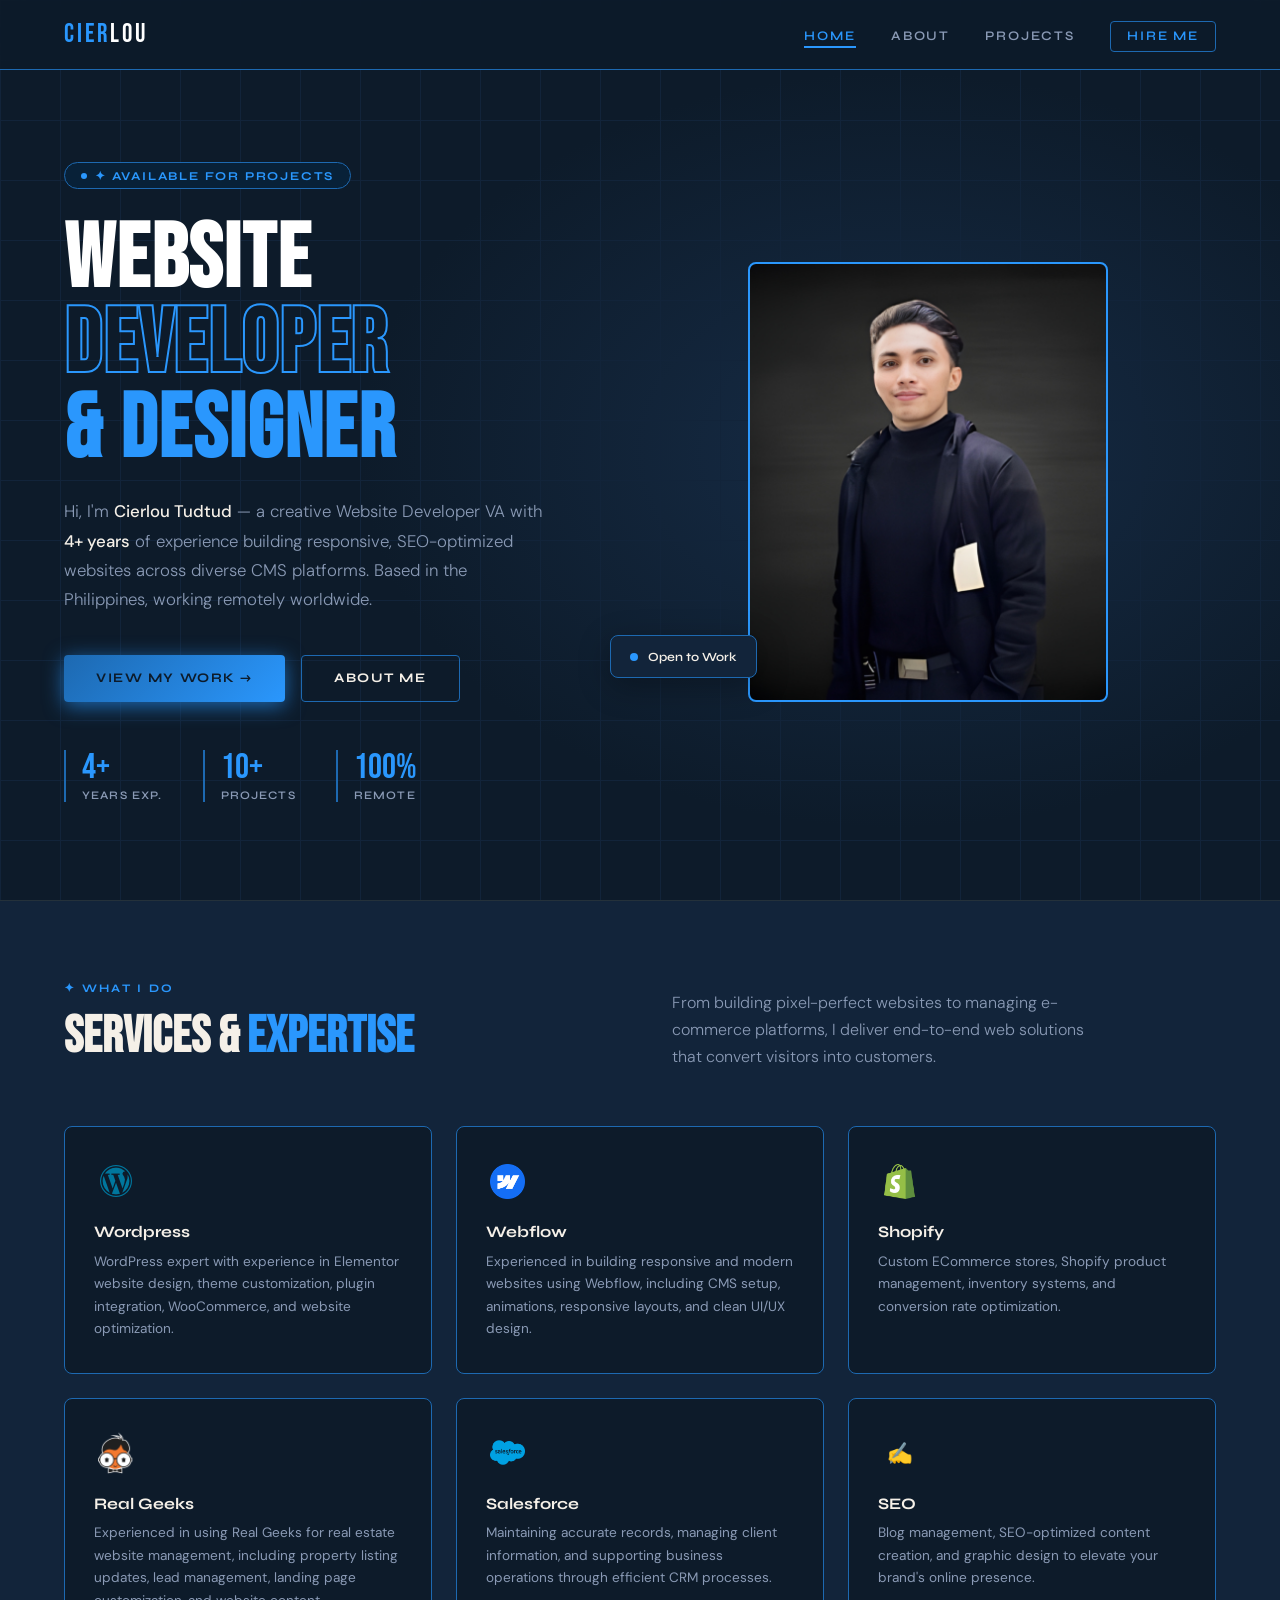
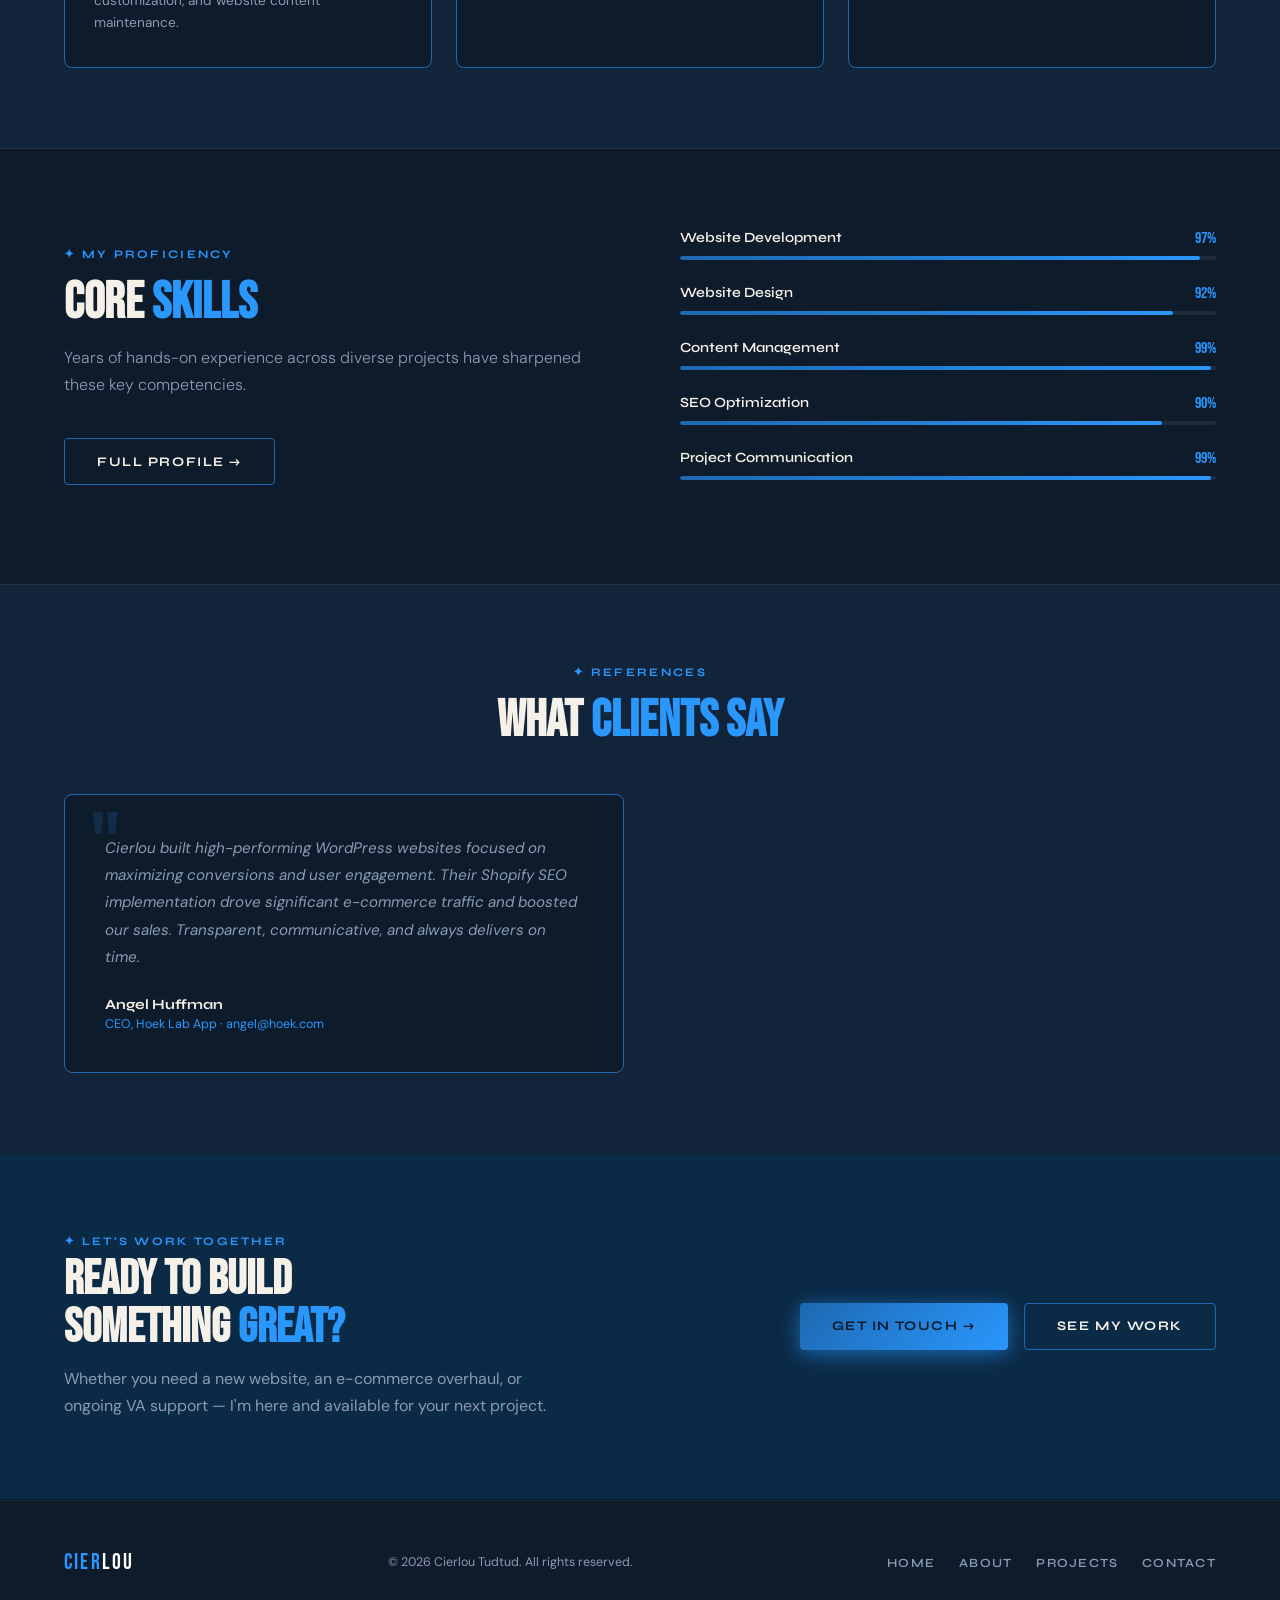
<file: index.html>
<!DOCTYPE html>
<html lang="en">
<head>
<meta charset="UTF-8"/>
<meta name="viewport" content="width=device-width, initial-scale=1.0"/>
<title>Cierlou Tudtud — Website Developer VA</title>
<link href="https://fonts.googleapis.com/css2?family=Bebas+Neue&family=Syne:wght@400;600;700;800&family=DM+Sans:ital,wght@0,300;0,400;0,500;1,300&display=swap" rel="stylesheet"/>
<link rel="stylesheet" href="allaccent.css">
<style>
  *, *::before, *::after { margin:0; padding:0; box-sizing:border-box; }
  html { scroll-behavior: smooth; }
  body {
    background: var(--navy);
    color: var(--light);
    font-family: 'DM Sans', sans-serif;
    font-size: 16px;
    overflow-x: hidden;
  }

  /* ---- NAV ---- */
  nav {
    position: fixed; top:0; left:0; right:0; z-index:100;
    display: flex; align-items:center; justify-content:space-between;
    padding: 1.2rem 4rem;
    background: rgba(13,27,42,0.88);
    backdrop-filter: blur(14px);
    border-bottom: 1px solid #1D69B1;
    transition: all 0.3s;
  }
  
  .nav-logo {
    font-family: 'Bebas Neue', sans-serif;
    font-size: 1.6rem;
    letter-spacing: 0.12em;
    color: var(--accent);
    text-decoration: none;
  }
  .nav-logo span { color: var(--white); }
  .nav-links { display:flex; gap:2.2rem; list-style:none; }
  .nav-links a {
    text-decoration: none;
    color: var(--muted);
    font-family: 'Syne', sans-serif;
    font-size: 0.82rem;
    font-weight: 600;
    letter-spacing: 0.14em;
    text-transform: uppercase;
    transition: color 0.2s;
    position: relative;
  }
  .nav-links a::after {
    content:''; position:absolute; bottom:-4px; left:0; width:0; height:2px;
    background: var(--accent); transition: width 0.3s;
  }
  .nav-links a:hover { color: var(--accent); }
  .nav-links a:hover::after { width:100%; }
  .nav-links a.active { color: var(--accent); }
  .nav-links a.active::after { width:100%; }

  /* ---- HERO ---- */
  .hero {
    min-height: 100vh;
    display: grid;
    grid-template-columns: 1fr 1fr;
    align-items: center;
    padding: 8rem 4rem 4rem;
    position: relative;
    overflow: hidden;
  }
  .hero-bg {
    position: absolute; inset:0; z-index:0;
    background:
      radial-gradient(ellipse 60% 60% at 70% 50%, rgba(26,51,82,0.7) 0%, transparent 70%),
      radial-gradient(ellipse 40% 40% at 20% 80%, #0d1b2a 0%, transparent 60%);
  }
  .hero-grid-lines {
    position: absolute; inset:0; z-index:0;
    background-image:
      linear-gradient(#12243a 1px, transparent 1px),
      linear-gradient(90deg, #12243a 1px, transparent 1px);
    background-size: 60px 60px;
  }
  .hero-content { position:relative; z-index:1; }
  .hero-tag {
    display: inline-flex; align-items:center; gap:0.5rem;
    background: #082138;
    border: 1px solid #1D69B1;
    border-radius: 100px;
    padding: 0.35rem 1rem;
    font-size: 0.75rem;
    font-family: 'Syne', sans-serif;
    font-weight: 700;
    letter-spacing: 0.15em;
    text-transform: uppercase;
    color: var(--accent);
    margin-bottom: 1.8rem;
    opacity: 0; animation: fadeUp 0.7s 0.2s forwards;
  }
  .hero-tag::before {
    content:''; width:6px; height:6px; border-radius:50%;
    background: var(--accent); animation: pulse 2s infinite;
  }
  @keyframes pulse { 0%,100%{opacity:1;transform:scale(1)} 50%{opacity:0.5;transform:scale(1.4)} }
  .hero-title {
    font-family: 'Bebas Neue', sans-serif;
    font-size: clamp(3.5rem, 7vw, 6.5rem);
    line-height: 0.95;
    letter-spacing: 0.02em;
    margin-bottom: 1.5rem;
    opacity: 0; animation: fadeUp 0.7s 0.35s forwards;
  }
  .hero-title .outline {
    -webkit-text-stroke: 2px var(--accent);
    color: transparent;
  }
  .hero-title .filled { color: var(--white); }
  .hero-title .accent { color: var(--accent); }
  .hero-desc {
    font-size: 1.05rem;
    line-height: 1.75;
    color: var(--muted);
    max-width: 480px;
    margin-bottom: 2.5rem;
    font-weight: 300;
    opacity: 0; animation: fadeUp 0.7s 0.5s forwards;
  }
  .hero-desc strong { color: var(--light); font-weight: 500; }
  .hero-cta {
    display:flex; gap:1rem; flex-wrap:wrap;
    opacity: 0; animation: fadeUp 0.7s 0.65s forwards;
  }
  .btn-primary {
    display: inline-flex; align-items:center; gap:0.5rem;
    background: var(--gradient);
    color: var(--navy);
    font-family: 'Syne', sans-serif;
    font-weight: 700;
    font-size: 0.82rem;
    letter-spacing: 0.12em;
    text-transform: uppercase;
    padding: 0.9rem 2rem;
    border-radius: 4px;
    text-decoration: none;
    transition: all 0.2s;
    box-shadow: 0 4px 20px #1D69B1;
  }
  .btn-primary:hover { transform: translateY(-2px); box-shadow: 0 8px 30px #1D69B1; }
  .btn-outline {
    display: inline-flex; align-items:center; gap:0.5rem;
    border: 1.5px solid #1D69B1;
    color: var(--light);
    font-family: 'Syne', sans-serif;
    font-weight: 700;
    font-size: 0.82rem;
    letter-spacing: 0.12em;
    text-transform: uppercase;
    padding: 0.9rem 2rem;
    border-radius: 4px;
    text-decoration: none;
    transition: all 0.2s;
  }
  .btn-outline:hover { border-color: var(--accent); color: var(--accent); transform: translateY(-2px); }

  /* Hero stats */
  .hero-stats {
    display:flex; gap:2.5rem; margin-top: 3rem;
    opacity: 0; animation: fadeUp 0.7s 0.8s forwards;
  }
  .stat-item { border-left: 2px solid #1D69B1; padding-left:1rem; }
  .stat-num { font-family:'Bebas Neue',sans-serif; font-size:2.2rem; color:var(--accent); line-height:1; }
  .stat-label { font-size:0.72rem; color:var(--muted); letter-spacing:0.1em; text-transform:uppercase; font-family:'Syne',sans-serif; font-weight:600; margin-top:0.2rem; }

  /* Hero image side */
  .hero-visual {
    position: relative; z-index:1;
    display: flex; align-items:center; justify-content:center;
    opacity: 0; animation: fadeIn 1s 0.4s forwards;
  }
  .hero-img-frame {
    position: relative;
    width: 360px; height: 440px;
  }
  .hero-img-frame::before {
    content:'';
    position:absolute; top:-16px; right:-16px;
    width:100%; height:100%;
    border-radius: 8px;
    opacity:0.5;
  }
  .hero-img-frame::after {
    content:'';
    position:absolute; bottom:-20px; left:-20px;
    width:50%; height:50%;
    background: transparent;
    border-radius:8px;
  }
  .hero-img {
    width:100%; height:100%;
    object-fit:cover;
    border-radius:8px;
    filter: grayscale(20%) contrast(1.05);
    background: var(--navy3);
    display:flex; align-items:center; justify-content:center;
  }
  .hero-img-placeholder {
    width:100%; height:100%;
    border-radius:8px;
    background: linear-gradient(145deg, var(--navy2), var(--navy3));
    display:flex; flex-direction:column; align-items:center; justify-content:center;
    gap:1rem;
    border: 2px solid var(--accent);
    background-image: url('pfpnewupdate.png');
    background-repeat: no-repeat;
    background-size: cover;
    background-position: right;
  }
  .hero-img-placeholder .initials {
    font-family:'Bebas Neue',sans-serif;
    font-size:5rem;
    color:var(--accent);
    line-height:1;
    opacity:0.7;
  }
  .hero-badge {
    position:absolute; bottom: 24px; left:-30px;
    background: var(--navy2);
    border: 1px solid #1D69B1;
    border-radius:8px;
    padding:0.8rem 1.2rem;
    display:flex; align-items:center; gap:0.6rem;
    backdrop-filter: blur(8px);
    box-shadow: 0 8px 32px rgba(0,0,0,0.3);
    white-space:nowrap;
  }
  .badge-dot { width:8px;height:8px;border-radius:50%;background:var(--accent);animation:pulse 2s infinite; }
  .badge-text { font-size:0.78rem;font-family:'Syne',sans-serif;font-weight:600; color:var(--light); }

  @keyframes fadeUp { from{opacity:0;transform:translateY(24px)} to{opacity:1;transform:translateY(0)} }
  @keyframes fadeIn { from{opacity:0} to{opacity:1} }

  /* ---- SERVICES STRIP ---- */
  .services-strip {
    padding: 5rem 4rem;
    background: var(--navy2);
    border-top: 1px solid rgba(232,197,71,0.08);
    border-bottom: 1px solid rgba(232,197,71,0.08);
  }
  .section-label {
    font-family:'Syne',sans-serif; font-weight:700;
    font-size:0.72rem; letter-spacing:0.2em; text-transform:uppercase;
    color:var(--accent); margin-bottom:1rem;
  }
  .section-title {
    font-family:'Bebas Neue',sans-serif;
    font-size:clamp(2rem,4vw,3.2rem);
    line-height:1;
    margin-bottom:0.5rem;
  }
  .section-title .accent { color:var(--accent); }
  .services-intro {
    display:grid; grid-template-columns:1fr 1fr; gap:4rem; align-items:end;
    margin-bottom:3.5rem;
  }
  .services-sub { color:var(--muted); line-height:1.7; font-weight:300; max-width:420px; }
  .services-grid {
    display:grid; grid-template-columns:repeat(3,1fr); gap:1.5rem;
  }
  .service-card {
    background: var(--navy);
    border: 1px solid #1D69B1;
    border-radius: 8px;
    padding: 2rem 1.8rem;
    transition: all 0.3s;
    position:relative; overflow:hidden;
  }
  .service-card::before {
    content:''; position:absolute; top:0; left:0; right:0; height:2px;
    background: var(--gradient); transform:scaleX(0); transform-origin:left;
    transition: transform 0.3s;
  }
  .service-card:hover { border-color: #082138; transform:translateY(-4px); }
  .service-card:hover::before { transform:scaleX(1); }
  .service-icon {
    width:44px;height:44px; border-radius:8px;
    display:flex;align-items:center;justify-content:center;
    margin-bottom:1.2rem;
    font-size:1.3rem;
  }
  .service-name {
    font-family:'Syne',sans-serif; font-weight:700;
    font-size:1rem; margin-bottom:0.6rem;
  }
  .service-desc { font-size:0.85rem; color:var(--muted); line-height:1.65; }

  /* ---- SKILLS BAR ---- */
  .skills-section {
    padding: 5rem 4rem;
    display:grid; grid-template-columns:1fr 1fr; gap:5rem; align-items:center;
  }
  .skill-bar-wrap { margin-bottom:1.5rem; }
  .skill-bar-header { display:flex;justify-content:space-between;margin-bottom:0.5rem; }
  .skill-bar-label { font-family:'Syne',sans-serif;font-weight:600;font-size:0.88rem; }
  .skill-bar-pct { font-family:'Bebas Neue',sans-serif;font-size:1rem;color:var(--accent); }
  .skill-track { height:4px;background:rgba(255,255,255,0.07);border-radius:4px;overflow:hidden; }
  .skill-fill {
    height:100%; border-radius:4px; background:var(--gradient);
    width:0; transition: width 1.4s cubic-bezier(0.4,0,0.2,1);
  }

  /* ---- TESTIMONIAL ---- */
  .testimonial-section {
    padding: 5rem 4rem;
    background: var(--navy2);
    border-top:1px solid rgba(232,197,71,0.08);
    text-align:center;
  }
  .testimonial-grid { display:grid;grid-template-columns:1fr 1fr;gap:2rem;margin-top:3rem; }
  .testimonial-card {
    background:var(--navy);
    border:1px solid #1D69B1;
    border-radius:8px;
    padding:2.5rem;
    text-align:left;
    position:relative;
  }
  .testimonial-card::before {
    content:'"'; font-family:'Bebas Neue',sans-serif;
    font-size:6rem; line-height:1; color:var(--accent);
    opacity:0.15; position:absolute; top:0.5rem; left:1.5rem;
  }
  .testimonial-text {
    font-style:italic; color:var(--muted); line-height:1.8; margin-bottom:1.5rem; font-size:0.95rem;
    position:relative; z-index:1;
  }
  .testimonial-author { font-family:'Syne',sans-serif;font-weight:700;font-size:0.88rem; }
  .testimonial-role { font-size:0.78rem;color:var(--accent);margin-top:0.2rem; }

  /* ---- CTA BANNER ---- */
  .cta-banner {
    padding: 5rem 4rem;
    display:flex; align-items:center; justify-content:space-between; gap:3rem;
    background: linear-gradient(135deg, #0B2A46 0%, #0B2A46 100%);
    border-top:1px solid #082138;
    border-bottom:1px solid #082138;
  }
  .cta-text .section-label { margin-bottom:0.5rem; }
  .cta-text h2 { font-family:'Bebas Neue',sans-serif;font-size:clamp(2rem,4vw,3rem);line-height:1; }
  .cta-text p { color:var(--muted);margin-top:0.8rem;max-width:500px;line-height:1.7; }

  /* ---- FOOTER ---- */
  footer {
    padding: 3rem 4rem;
    display:flex; align-items:center; justify-content:space-between;
    background:var(--navy);
    border-top:1px solid rgba(232,197,71,0.08);
  }
  .footer-logo { font-family:'Bebas Neue',sans-serif;font-size:1.4rem;color:var(--accent); letter-spacing:0.1em; }
  .footer-logo span{color:var(--white);}
  .footer-copy { font-size:0.78rem;color:var(--muted); }
  .footer-links { display:flex;gap:1.5rem; }
  .footer-links a { font-size:0.78rem;color:var(--muted);text-decoration:none;transition:color 0.2s; font-family:'Syne',sans-serif;font-weight:600;letter-spacing:0.1em;text-transform:uppercase; }
  .footer-links a:hover { color:var(--accent); }

  /* Responsive */
  @media(max-width:900px){
    nav{padding:1rem 2rem;}
    .hero{grid-template-columns:1fr;padding:7rem 2rem 3rem;text-align:center;}
    .hero-visual{display:none;}
    .hero-cta{justify-content:center;}
    .hero-stats{justify-content:center;}
    .services-intro{grid-template-columns:1fr;}
    .services-grid{grid-template-columns:1fr;}
    .skills-section{grid-template-columns:1fr;padding:3rem 2rem;}
    .services-strip,.testimonial-section{padding:3rem 2rem;}
    .testimonial-grid{grid-template-columns:1fr;}
    .cta-banner{flex-direction:column;text-align:center;padding:3rem 2rem;}
    footer{flex-direction:column;gap:1rem;text-align:center;padding:2rem;}
    .footer-links{justify-content:center;flex-wrap:wrap;}
  }
</style>
</head>
<body>

<nav>
  <a href="index.html" class="nav-logo">CIER<span>LOU</span></a>
  <ul class="nav-links">
    <li><a href="index.html" class="active">Home</a></li>
    <li><a href="about.html">About</a></li>
    <li><a href="projects.html">Projects</a></li>
    <li><a href="https://calendar.google.com/calendar/u/0/r/eventedit?text=Meeting+with+Cierlou&details=Let%27s+connect+via+Google+Meet&add=cierlout@gmail.com&location=Online+via+Google+Meet&pli=1" style="color:var(--accent);border:1px solid #1D69B1;padding:0.4rem 1rem;border-radius:4px;">Hire Me</a></li>
  </ul>
</nav>

<!-- HERO -->
<section class="hero">
  <div class="hero-bg"></div>
  <div class="hero-grid-lines"></div>
  <div class="hero-content">
    <div class="hero-tag">✦ Available for Projects</div>
    <h1 class="hero-title">
      <span class="filled">WEBSITE</span><br>
      <span class="outline">DEVELOPER</span><br>
      <span class="accent">&amp; DESIGNER</span>
    </h1>
    <p class="hero-desc">
      Hi, I'm <strong>Cierlou Tudtud</strong> — a creative Website Developer VA with <strong>4+ years</strong> of experience building responsive, SEO-optimized websites across diverse CMS platforms. Based in the Philippines, working remotely worldwide.
    </p>
    <div class="hero-cta">
      <a href="projects.html" class="btn-primary">View My Work →</a>
      <a href="about.html" class="btn-outline">About Me</a>
    </div>
    <div class="hero-stats">
      <div class="stat-item">
        <div class="stat-num">4+</div>
        <div class="stat-label">Years Exp.</div>
      </div>
      <div class="stat-item">
        <div class="stat-num">10+</div>
        <div class="stat-label">Projects</div>
      </div>
      <div class="stat-item">
        <div class="stat-num">100%</div>
        <div class="stat-label">Remote</div>
      </div>
    </div>
  </div>
  <div class="hero-visual">
    <div class="hero-img-frame">
      <div class="hero-img-placeholder">

      </div>
    </div>
    <div class="hero-badge">
      <div class="badge-dot"></div>
      <span class="badge-text">Open to Work</span>
    </div>
  </div>
</section>

<!-- SERVICES -->
<section class="services-strip">
  <div class="services-intro">
    <div>
      <div class="section-label">✦ What I Do</div>
      <h2 class="section-title">SERVICES &amp; <span class="accent">EXPERTISE</span></h2>
    </div>
    <p class="services-sub">From building pixel-perfect websites to managing e-commerce platforms, I deliver end-to-end web solutions that convert visitors into customers.</p>
  </div>
  <div class="services-grid">
    <div class="service-card">
      <div class="service-icon"><img src="wordpress.png"></div>
      <div class="service-name">Wordpress</div>
      <div class="service-desc">WordPress expert with experience in Elementor website design, theme customization, plugin integration, WooCommerce, and website optimization.</div>
    </div>
    <div class="service-card">
      <div class="service-icon"><img style="width: 35px;" src="Social_Circle_Blue.png"></div>
      <div class="service-name">Webflow</div>
      <div class="service-desc">Experienced in building responsive and modern websites using Webflow, including CMS setup, animations, responsive layouts, and clean UI/UX design.</div>
    </div>
    <div class="service-card">
      <div class="service-icon"><img width="35px;" src="shopify.png"></div>
      <div class="service-name">Shopify</div>
      <div class="service-desc">Custom ECommerce stores, Shopify product management, inventory systems, and conversion rate optimization.</div>
    </div>
    <div class="service-card">
      <div class="service-icon"><img style="width: 35px;" src="Real Geeks Favicon.png"></div>
      <div class="service-name">Real Geeks</div>
      <div class="service-desc">Experienced in using Real Geeks for real estate website management, including property listing updates, lead management, landing page customization, and website content maintenance.</div>
    </div>
    <div class="service-card">
      <div class="service-icon"><img style="width: 35px;" src="salesforce.png"></div>
      <div class="service-name">Salesforce</div>
      <div class="service-desc">Maintaining accurate records, managing client information, and supporting business operations through efficient CRM processes.</div>
    </div>
    <div class="service-card">
      <div class="service-icon">✍️</div>
      <div class="service-name">SEO</div>
      <div class="service-desc">Blog management, SEO-optimized content creation, and graphic design to elevate your brand's online presence.</div>
    </div>
  </div>
</section>

<!-- SKILLS -->
<section class="skills-section" id="skills">
  <div>
    <div class="section-label">✦ My Proficiency</div>
    <h2 class="section-title">CORE <span class="accent">SKILLS</span></h2>
    <p style="color:var(--muted);margin-top:1rem;line-height:1.7;font-weight:300;">Years of hands-on experience across diverse projects have sharpened these key competencies.</p>
    <div style="margin-top:2.5rem;">
      <a href="about.html" class="btn-outline">Full Profile →</a>
    </div>
  </div>
  <div class="skills-bars">
    <div class="skill-bar-wrap">
      <div class="skill-bar-header"><span class="skill-bar-label">Website Development</span><span class="skill-bar-pct">97%</span></div>
      <div class="skill-track"><div class="skill-fill" data-width="97"></div></div>
    </div>
    <div class="skill-bar-wrap">
      <div class="skill-bar-header"><span class="skill-bar-label">Website Design</span><span class="skill-bar-pct">92%</span></div>
      <div class="skill-track"><div class="skill-fill" data-width="92"></div></div>
    </div>
    <div class="skill-bar-wrap">
      <div class="skill-bar-header"><span class="skill-bar-label">Content Management</span><span class="skill-bar-pct">99%</span></div>
      <div class="skill-track"><div class="skill-fill" data-width="99"></div></div>
    </div>
    <div class="skill-bar-wrap">
      <div class="skill-bar-header"><span class="skill-bar-label">SEO Optimization</span><span class="skill-bar-pct">90%</span></div>
      <div class="skill-track"><div class="skill-fill" data-width="90"></div></div>
    </div>
    <div class="skill-bar-wrap">
      <div class="skill-bar-header"><span class="skill-bar-label">Project Communication</span><span class="skill-bar-pct">99%</span></div>
      <div class="skill-track"><div class="skill-fill" data-width="99"></div></div>
    </div>
  </div>
</section>

<!-- TESTIMONIALS -->
<section class="testimonial-section">
  <div class="section-label">✦ References</div>
  <h2 class="section-title">WHAT <span class="accent">CLIENTS SAY</span></h2>
  <div class="testimonial-grid">
    <div class="testimonial-card">
      <p class="testimonial-text">Cierlou built high-performing WordPress websites focused on maximizing conversions and user engagement. Their Shopify SEO implementation drove significant e-commerce traffic and boosted our sales. Transparent, communicative, and always delivers on time.</p>
      <div class="testimonial-author">Angel Huffman</div>
      <div class="testimonial-role">CEO, Hoek Lab App · angel@hoek.com</div>
    </div>
    <div class="testimonial-card">
      <p class="testimonial-text">An exceptional developer who spearheaded our real estate website — property listings, search filters, interactive maps. Cierlou created user-friendly interfaces and robust backend systems that significantly enhanced our online presence and lead generation.</p>
      <div class="testimonial-author">Christina Lowry James</div>
      <div class="testimonial-role">CEO, Real Estate Agency · christina@bwh.com</div>
    </div>
  </div>
</section>

<!-- CTA BANNER -->
<section class="cta-banner">
  <div class="cta-text">
    <div class="section-label">✦ Let's Work Together</div>
    <h2>READY TO BUILD<br>SOMETHING <span style="color:var(--accent)">GREAT?</span></h2>
    <p>Whether you need a new website, an e-commerce overhaul, or ongoing VA support — I'm here and available for your next project.</p>
  </div>
  <div style="display:flex;gap:1rem;flex-shrink:0;flex-wrap:wrap;">
    <a href="https://mail.google.com/mail/u/0/?to=cierlout@gmail.com&fs=1&tf=cm" class="btn-primary">Get In Touch →</a>
    <a href="projects.html" class="btn-outline">See My Work</a>
  </div>
</section>

<footer>
  <div class="footer-logo">CIER<span>LOU</span></div>
  <p class="footer-copy">© <span id="year"></span> Cierlou Tudtud. All rights reserved.</p>
  <div class="footer-links">
    <a href="index.html">Home</a>
    <a href="about.html">About</a>
    <a href="projects.html">Projects</a>
    <a href="https://mail.google.com/mail/u/0/?to=cierlout@gmail.com&fs=1&tf=cm">Contact</a>
  </div>
</footer>

<script>
// Animate skill bars on scroll
const observer = new IntersectionObserver((entries) => {
  entries.forEach(e => {
    if(e.isIntersecting){
      e.target.querySelectorAll('.skill-fill').forEach(bar => {
        const w = bar.getAttribute('data-width');
        setTimeout(()=>{ bar.style.width = w + '%'; }, 200);
      });
    }
  });
}, {threshold:0.3});
const skillsSection = document.querySelector('.skills-bars');
if(skillsSection) observer.observe(skillsSection.closest('section'));

// Scroll-fade for service cards
const cardObserver = new IntersectionObserver((entries) => {
  entries.forEach((e,i) => {
    if(e.isIntersecting){
      setTimeout(()=>{
        e.target.style.opacity='1';
        e.target.style.transform='translateY(0)';
      }, i * 80);
    }
  });
}, {threshold:0.1});
document.querySelectorAll('.service-card, .testimonial-card').forEach(card => {
  card.style.opacity='0';
  card.style.transform='translateY(20px)';
  card.style.transition='all 0.5s ease';
  cardObserver.observe(card);
});

</script>
<script src="copyright-year.js"></script>
</body>
</html>
</file>
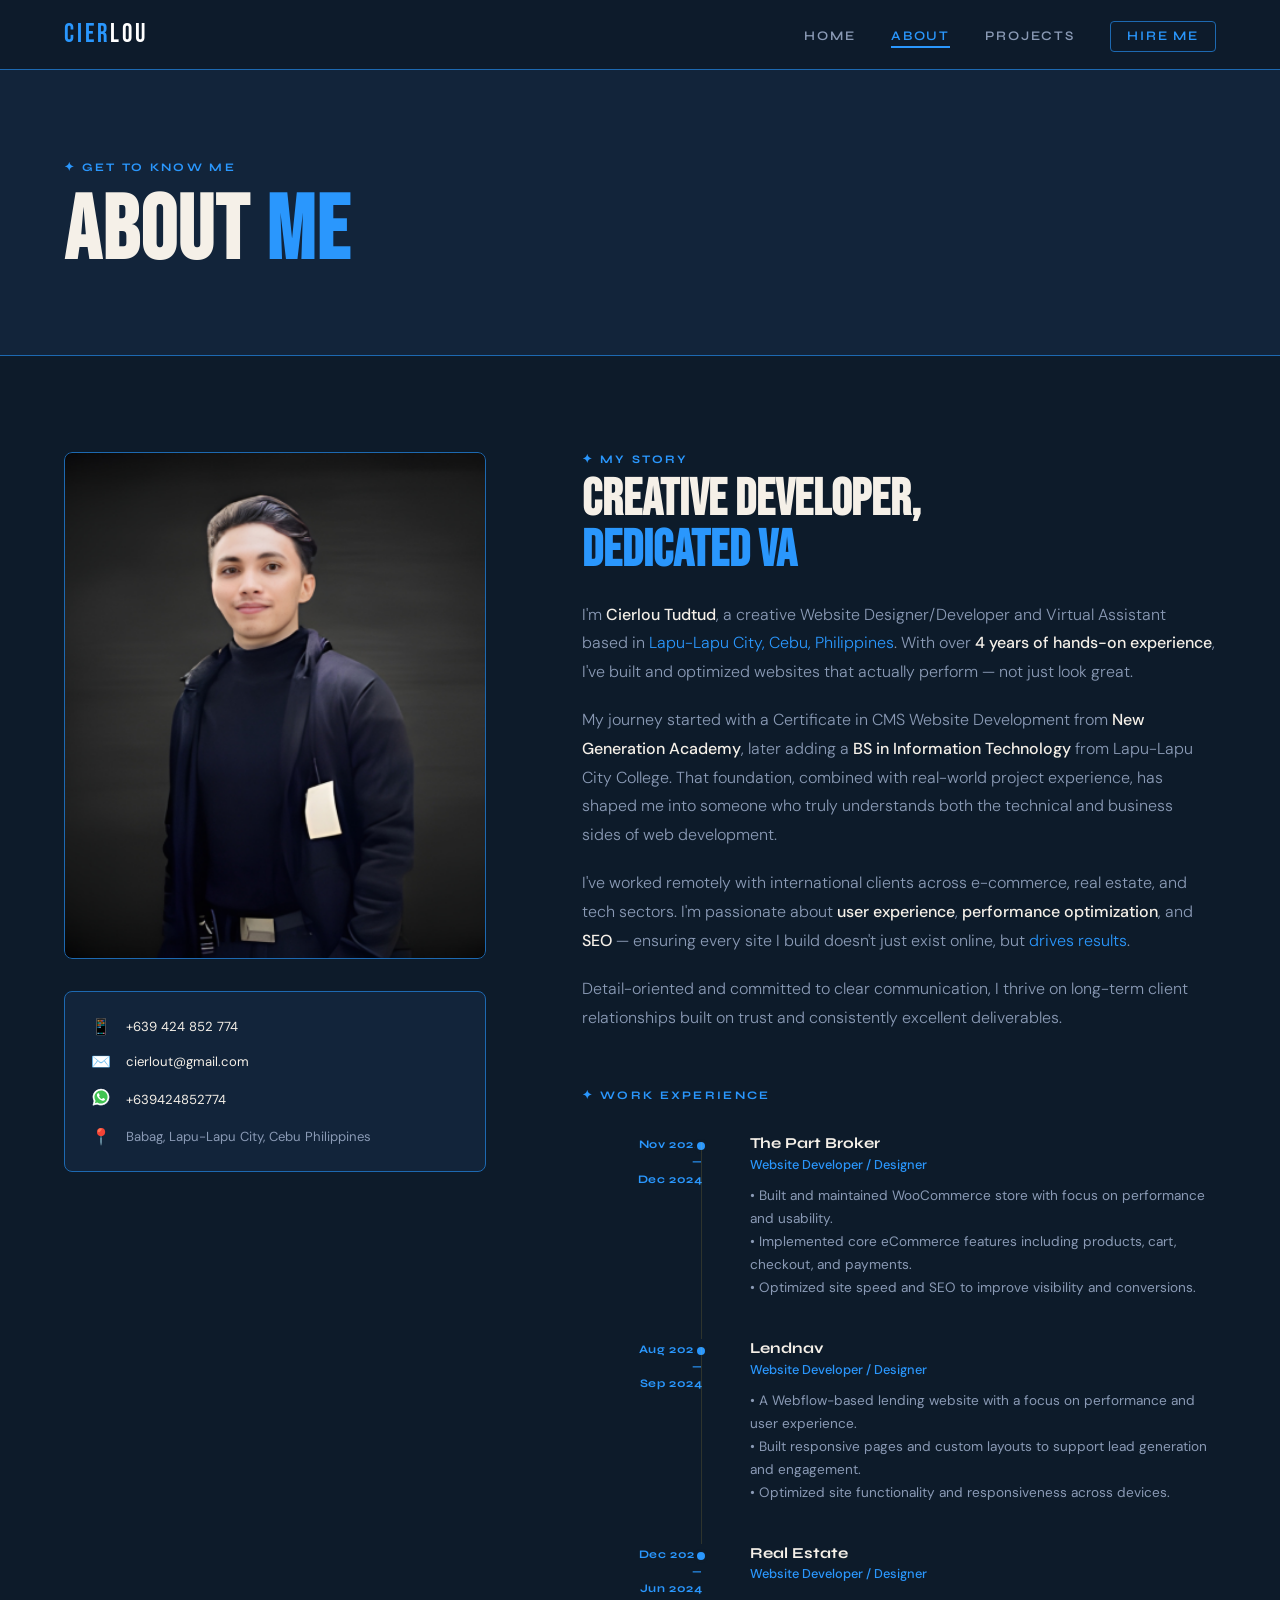
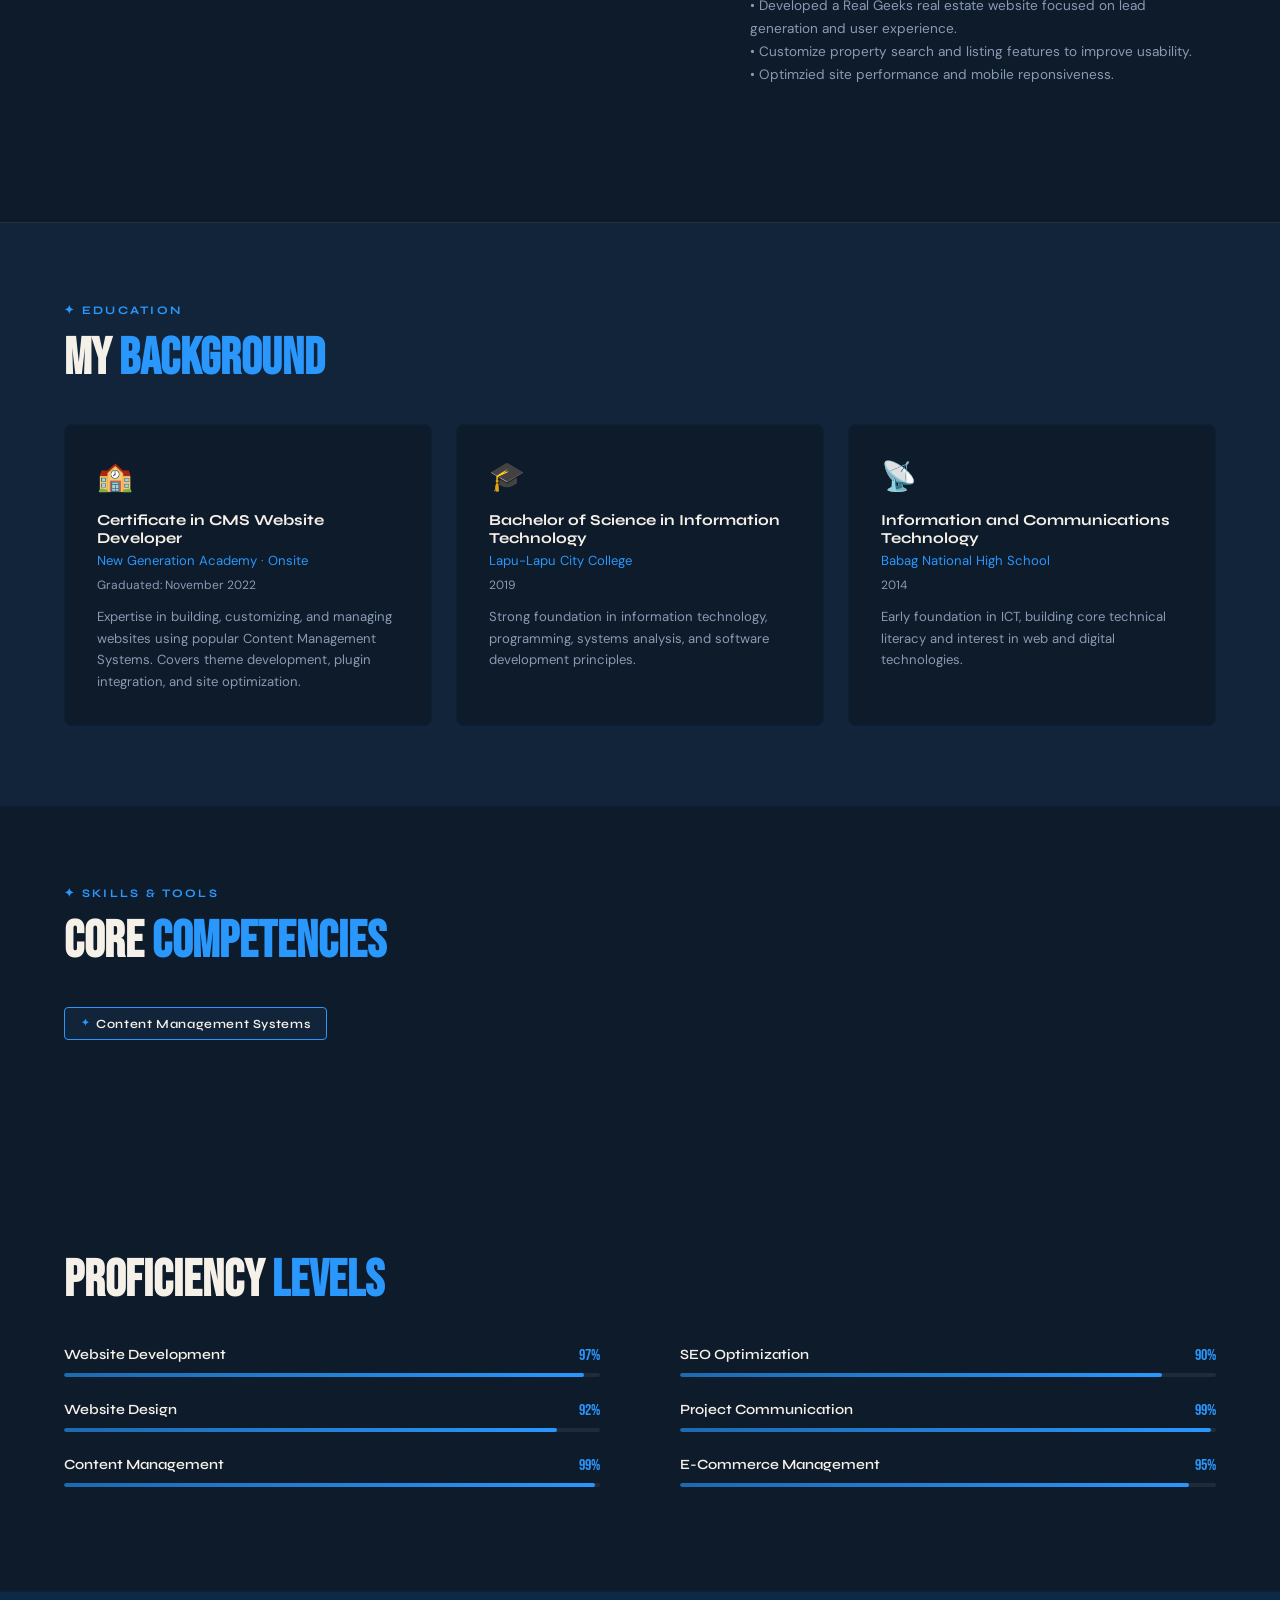
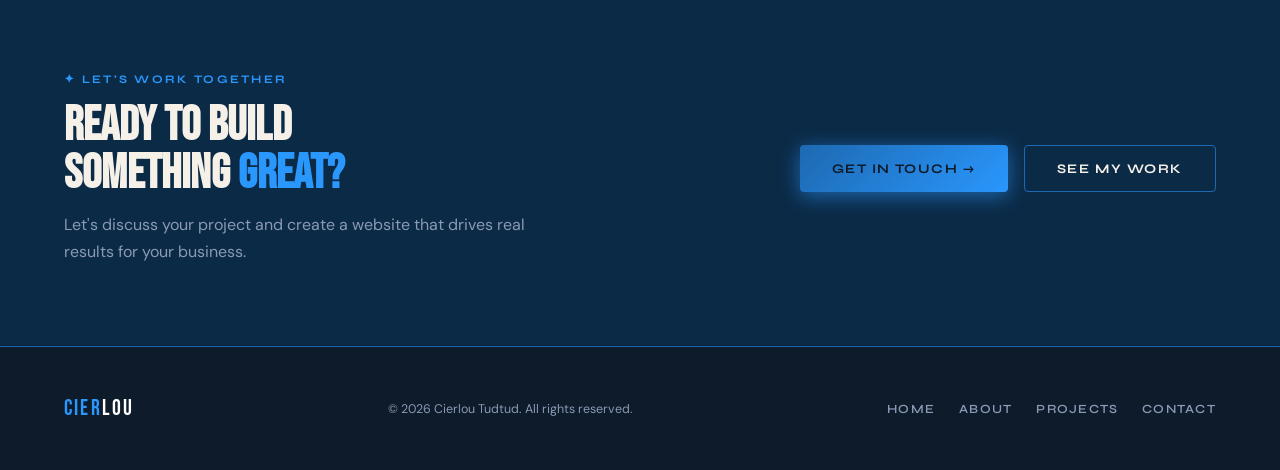
<file: about.html>
<!DOCTYPE html>
<html lang="en">
<head>
<meta charset="UTF-8"/>
<meta name="viewport" content="width=device-width, initial-scale=1.0"/>
<title>About — Cierlou Tudtud</title>
<link href="https://fonts.googleapis.com/css2?family=Bebas+Neue&family=Syne:wght@400;600;700;800&family=DM+Sans:ital,wght@0,300;0,400;0,500;1,300&display=swap" rel="stylesheet"/>
<link rel="stylesheet" href="allaccent.css">
<style>
  *,*::before,*::after{margin:0;padding:0;box-sizing:border-box;}
  html{scroll-behavior:smooth;}
  body{background:var(--navy);color:var(--light);font-family:'DM Sans',sans-serif;font-size:16px;overflow-x:hidden;}

  nav{position:fixed;top:0;left:0;right:0;z-index:100;display:flex;align-items:center;justify-content:space-between;padding:1.2rem 4rem;background:rgba(13,27,42,0.88);backdrop-filter:blur(14px);border-bottom:1px solid #1D69B1;}
  .nav-logo{font-family:'Bebas Neue',sans-serif;font-size:1.6rem;letter-spacing:0.12em;color:var(--accent);text-decoration:none;}
  .nav-logo span{color:var(--white);}
  .nav-links{display:flex;gap:2.2rem;list-style:none;}
  .nav-links a{text-decoration:none;color:var(--muted);font-family:'Syne',sans-serif;font-size:0.82rem;font-weight:600;letter-spacing:0.14em;text-transform:uppercase;transition:color 0.2s;position:relative;}
  .nav-links a::after{content:'';position:absolute;bottom:-4px;left:0;width:0;height:2px;background:var(--accent);transition:width 0.3s;}
  .nav-links a:hover{color:var(--accent);}
  .nav-links a:hover::after{width:100%;}
  .nav-links a.active{color:var(--accent);}
  .nav-links a.active::after{width:100%;}

  /* PAGE HEADER */
  .page-header{
    padding:10rem 4rem 5rem;
    background:var(--navy2);
    border-bottom:1px solid #1D69B1;
    position:relative;overflow:hidden;
  }
  .page-header::before{
    content:'';
    position:absolute;right:-2rem;top:50%;transform:translateY(-50%);
    font-family:'Bebas Neue',sans-serif;font-size:20vw;
    color:#082138;line-height:1;pointer-events:none;white-space:nowrap;
  }
  .page-header-inner{position:relative;z-index:1;}
  .section-label{font-family:'Syne',sans-serif;font-weight:700;font-size:0.72rem;letter-spacing:0.2em;text-transform:uppercase;color:var(--accent);margin-bottom:1rem;}
  .page-title{font-family:'Bebas Neue',sans-serif;font-size:clamp(3rem,7vw,6rem);line-height:0.95;letter-spacing:0.02em;}
  .page-title .accent{color:var(--accent);}
  .page-title .outline{-webkit-text-stroke:2px var(--accent);color:transparent;}

  /* ABOUT MAIN */
  .about-main{
    padding:6rem 4rem;
    display:grid;grid-template-columns:1fr 1.5fr;gap:6rem;align-items:start;
  }
  .about-sticky{position:sticky;top:8rem;}
  .about-photo-frame{
    width:100%;padding-bottom:120%;
    position:relative;
    border-radius:8px;overflow:hidden;
  }
  .about-photo-frame::before{
    content:'';position:absolute;top:-12px;left:-12px;right:12px;bottom:12px;
    border:2px solid var(--accent);border-radius:8px;opacity:0.4;z-index:0;
  }
  .about-photo-bg{
    position:absolute;inset:0;
    background:linear-gradient(145deg,var(--navy3),var(--navy2));
    border-radius:8px;
    border:1px solid #1D69B1;
    display:flex;flex-direction:column;align-items:center;justify-content:center;gap:1rem;
    background-image: url('pfpnewupdate.png');
    background-repeat: no-repeat;
    background-size: cover;
  }
  .about-initials{font-family:'Bebas Neue',sans-serif;font-size:6rem;color:var(--accent);opacity:0.6;line-height:1;}
  .about-contact-card{
    margin-top:2rem;
    background:var(--navy2);border:1px solid #1D69B1;border-radius:8px;padding:1.5rem;
  }
  .contact-row{display:flex;align-items:center;gap:0.8rem;margin-bottom:0.9rem;}
  .contact-row:last-child{margin-bottom:0;}
  .contact-icon{font-size:1rem;width:24px;text-align:center;}
  .contact-text{font-size:0.82rem;color:var(--muted);}
  .contact-text a{color:var(--light);text-decoration:none;}
  .contact-text a:hover{color:var(--accent);}

  /* ABOUT RIGHT CONTENT */
  .about-text .section-label{margin-bottom:0.5rem;}
  .about-text h2{font-family:'Bebas Neue',sans-serif;font-size:clamp(2rem,4vw,3.2rem);line-height:1;margin-bottom:1.5rem;}
  .about-text h2 .accent{color:var(--accent);}
  .about-text p{color:var(--muted);line-height:1.8;font-weight:300;margin-bottom:1.2rem;font-size:1rem;}
  .about-text p strong{color:var(--light);font-weight:500;}
  .about-text p em{color:var(--accent);font-style:normal;}

  /* EXPERIENCE TIMELINE */
  .timeline{margin-top:3.5rem;}
  .timeline-title{font-family:'Syne',sans-serif;font-weight:700;font-size:0.72rem;letter-spacing:0.2em;text-transform:uppercase;color:var(--accent);margin-bottom:2rem;}
  .timeline-item{
    display:grid;grid-template-columns:120px 1fr;gap:2rem;
    position:relative;padding-bottom:2.5rem;
  }
  .timeline-item::after{
    content:'';position:absolute;left:119px;top:8px;bottom:0;
    width:1px;background:rgba(232,197,71,0.15);
  }
  .timeline-item:last-child::after{display:none;}
  .timeline-date{
    font-family:'Syne',sans-serif;font-size:0.72rem;font-weight:700;
    color:var(--accent);text-align:right;padding-top:0.1rem;
    letter-spacing:0.05em;line-height:1.5;
  }
  .timeline-dot{
    position:absolute;left:112px;top:5px;
    width:14px;height:14px;border-radius:50%;
    background:var(--accent);border:3px solid var(--navy);
  }
  .timeline-content{padding-left:1rem;}
  .timeline-role{font-family:'Syne',sans-serif;font-weight:700;font-size:0.95rem;margin-bottom:0.2rem;}
  .timeline-company{font-size:0.8rem;color:var(--accent);margin-bottom:0.7rem;font-weight:500;}
  .timeline-desc{font-size:0.85rem;color:var(--muted);line-height:1.7;}

  /* EDUCATION */
  .education-section{
    padding:5rem 4rem;
    background:var(--navy2);
    border-top:1px solid rgba(232,197,71,0.08);
  }
  .edu-grid{display:grid;grid-template-columns:repeat(3,1fr);gap:1.5rem;margin-top:2.5rem;}
  .edu-card{
    background:var(--navy);border:1px solid #082138;
    border-radius:8px;padding:2rem;
    transition:all 0.3s;
  }
  .edu-card:hover{border-color: #1D69B1;transform:translateY(-4px);}
  .edu-icon{font-size:1.8rem;margin-bottom:1rem;}
  .edu-degree{font-family:'Syne',sans-serif;font-weight:700;font-size:0.95rem;margin-bottom:0.3rem;}
  .edu-school{font-size:0.82rem;color:var(--accent);margin-bottom:0.5rem;}
  .edu-year{font-size:0.75rem;color:var(--muted);}

  /* COMPETENCIES */
  .competencies-section{padding:5rem 4rem;}
  .comp-section-title{font-family:'Bebas Neue',sans-serif;font-size:clamp(2rem,4vw,3.2rem);line-height:1;margin-bottom:2.5rem;}
  .comp-section-title .accent{color:var(--accent);}
  .comp-grid{display:flex;flex-wrap:wrap;gap:0.75rem;}
  .comp-tag{
    display:inline-flex;align-items:center;gap:0.4rem;
    background: #12243a;
    border:1px solid #2A97FD;
    border-radius:4px;padding:0.5rem 1rem;
    font-family:'Syne',sans-serif;font-size:0.78rem;font-weight:600;
    color:var(--light);letter-spacing:0.05em;
    transition:all 0.2s;
  }
  .comp-tag:hover{background: #0d1b2a;border-color:var(--accent);color:var(--accent);}
  .comp-tag::before{content:'✦';color:var(--accent);font-size:0.6rem;}

  /* SKILLS BARS */
  .skills-about{padding:0 4rem 5rem;}
  .skills-title{font-family:'Bebas Neue',sans-serif;font-size:clamp(2rem,4vw,3.2rem);line-height:1;margin-bottom:2.5rem;}
  .skills-title .accent{color:var(--accent);}
  .skills-grid-two{display:grid;grid-template-columns:1fr 1fr;gap:2.5rem 5rem;}
  .skill-bar-wrap{margin-bottom:1.5rem;}
  .skill-bar-header{display:flex;justify-content:space-between;margin-bottom:0.5rem;}
  .skill-bar-label{font-family:'Syne',sans-serif;font-weight:600;font-size:0.88rem;}
  .skill-bar-pct{font-family:'Bebas Neue',sans-serif;font-size:1rem;color:var(--accent);}
  .skill-track{height:4px;background:rgba(255,255,255,0.07);border-radius:4px;overflow:hidden;}
  .skill-fill{height:100%;border-radius:4px;background:var(--gradient);width:0;transition:width 1.4s cubic-bezier(0.4,0,0.2,1);}

  /* CTA */
  .cta-banner {
    padding: 5rem 4rem;
    display:flex; align-items:center; justify-content:space-between; gap:3rem;
    background: linear-gradient(135deg, #0B2A46 0%, #0B2A46 100%);
    border-top:1px solid #082138;
    border-bottom:1px solid #082138;
  }
  .cta-text h2{font-family:'Bebas Neue',sans-serif;font-size:clamp(2rem,4vw,3rem);line-height:1;}
  .cta-text p{color:var(--muted);margin-top:0.8rem;max-width:500px;line-height:1.7;}

  footer{padding:3rem 4rem;display:flex;align-items:center;justify-content:space-between;background:var(--navy);border-top:1px solid #1D69B1;}
  .footer-logo{font-family:'Bebas Neue',sans-serif;font-size:1.4rem;color:var(--accent);letter-spacing:0.1em;}
  .footer-logo span{color:var(--white);}
  .footer-copy{font-size:0.78rem;color:var(--muted);}
  .footer-links{display:flex;gap:1.5rem;}
  .footer-links a{font-size:0.78rem;color:var(--muted);text-decoration:none;transition:color 0.2s;font-family:'Syne',sans-serif;font-weight:600;letter-spacing:0.1em;text-transform:uppercase;}
  .footer-links a:hover{color:var(--accent);}

  .btn-primary {
    display: inline-flex; align-items:center; gap:0.5rem;
    background: var(--gradient);
    color: var(--navy);
    font-family: 'Syne', sans-serif;
    font-weight: 700;
    font-size: 0.82rem;
    letter-spacing: 0.12em;
    text-transform: uppercase;
    padding: 0.9rem 2rem;
    border-radius: 4px;
    text-decoration: none;
    transition: all 0.2s;
    box-shadow: 0 4px 20px #1D69B1;
  }
  .btn-primary:hover { transform: translateY(-2px); box-shadow: 0 8px 30px #1D69B1; }
  .btn-outline {
    display: inline-flex; align-items:center; gap:0.5rem;
    border: 1.5px solid #1D69B1;
    color: var(--light);
    font-family: 'Syne', sans-serif;
    font-weight: 700;
    font-size: 0.82rem;
    letter-spacing: 0.12em;
    text-transform: uppercase;
    padding: 0.9rem 2rem;
    border-radius: 4px;
    text-decoration: none;
    transition: all 0.2s;
  }
  .btn-outline:hover{border-color:var(--accent);color:var(--accent);transform:translateY(-2px);}

  @media(max-width:900px){
    nav{padding:1rem 2rem;}
    .page-header{padding:8rem 2rem 3rem;}
    .about-main{grid-template-columns:1fr;padding:3rem 2rem;gap:3rem;}
    .about-sticky{position:static;}
    .education-section{padding:3rem 2rem;}
    .edu-grid{grid-template-columns:1fr;}
    .competencies-section,.skills-about{padding:3rem 2rem;}
    .skills-grid-two{grid-template-columns:1fr;}
    .cta-banner{flex-direction:column;text-align:center;padding:3rem 2rem;}
    footer{flex-direction:column;gap:1rem;text-align:center;padding:2rem;}
    .footer-links{justify-content:center;flex-wrap:wrap;}
    .timeline-item{grid-template-columns:90px 1fr;}
    .timeline-item::after{left:89px;}
    .timeline-dot{left:82px;}
  }
</style>
</head>
<body>

<nav>
  <a href="index.html" class="nav-logo">CIER<span>LOU</span></a>
  <ul class="nav-links">
    <li><a href="index.html">Home</a></li>
    <li><a href="about.html" class="active">About</a></li>
    <li><a href="projects.html">Projects</a></li>
    <li><a href="https://calendar.google.com/calendar/u/0/r/eventedit?text=Meeting+with+Cierlou&details=Let%27s+connect+via+Google+Meet&add=cierlout@gmail.com&location=Online+via+Google+Meet&pli=1" style="color:var(--accent);border:1px solid #1D69B1;padding:0.4rem 1rem;border-radius:4px;">Hire Me</a></li>
  </ul>
</nav>

<!-- PAGE HEADER -->
<div class="page-header">
  <div class="page-header-inner">
    <div class="section-label">✦ Get To Know Me</div>
    <h1 class="page-title">ABOUT <span class="accent">ME</span></h1>
  </div>
</div>

<!-- ABOUT MAIN -->
<section class="about-main">
  <!-- LEFT / STICKY -->
  <div class="about-sticky">
    <div class="about-photo-frame">
      <div class="about-photo-bg">
        
      </div>
    </div>
    <div class="about-contact-card">
      <div class="contact-row">
        <span class="contact-icon">📱</span>
        <div class="contact-text"><a href="tel:+639424852774">+639 424 852 774</a></div>
      </div>
      <div class="contact-row">
        <span class="contact-icon">✉️</span>
        <div class="contact-text"><a href="https://mail.google.com/mail/u/0/?to=cierlout@gmail.com&fs=1&tf=cm">cierlout@gmail.com</a></div>
      </div>
      <div class="contact-row">
        <span class="contact-icon"><svg xmlns="http://www.w3.org/2000/svg" x="0px" y="0px" width="20" height="20" viewBox="0 0 48 48">
<path fill="#fff" d="M4.9,43.3l2.7-9.8C5.9,30.6,5,27.3,5,24C5,13.5,13.5,5,24,5c5.1,0,9.8,2,13.4,5.6	C41,14.2,43,18.9,43,24c0,10.5-8.5,19-19,19c0,0,0,0,0,0h0c-3.2,0-6.3-0.8-9.1-2.3L4.9,43.3z"></path><path fill="#fff" d="M4.9,43.8c-0.1,0-0.3-0.1-0.4-0.1c-0.1-0.1-0.2-0.3-0.1-0.5L7,33.5c-1.6-2.9-2.5-6.2-2.5-9.6	C4.5,13.2,13.3,4.5,24,4.5c5.2,0,10.1,2,13.8,5.7c3.7,3.7,5.7,8.6,5.7,13.8c0,10.7-8.7,19.5-19.5,19.5c-3.2,0-6.3-0.8-9.1-2.3	L5,43.8C5,43.8,4.9,43.8,4.9,43.8z"></path><path fill="#cfd8dc" d="M24,5c5.1,0,9.8,2,13.4,5.6C41,14.2,43,18.9,43,24c0,10.5-8.5,19-19,19h0c-3.2,0-6.3-0.8-9.1-2.3	L4.9,43.3l2.7-9.8C5.9,30.6,5,27.3,5,24C5,13.5,13.5,5,24,5 M24,43L24,43L24,43 M24,43L24,43L24,43 M24,4L24,4C13,4,4,13,4,24	c0,3.4,0.8,6.7,2.5,9.6L3.9,43c-0.1,0.3,0,0.7,0.3,1c0.2,0.2,0.4,0.3,0.7,0.3c0.1,0,0.2,0,0.3,0l9.7-2.5c2.8,1.5,6,2.2,9.2,2.2	c11,0,20-9,20-20c0-5.3-2.1-10.4-5.8-14.1C34.4,6.1,29.4,4,24,4L24,4z"></path><path fill="#40c351" d="M35.2,12.8c-3-3-6.9-4.6-11.2-4.6C15.3,8.2,8.2,15.3,8.2,24c0,3,0.8,5.9,2.4,8.4L11,33l-1.6,5.8	l6-1.6l0.6,0.3c2.4,1.4,5.2,2.2,8,2.2h0c8.7,0,15.8-7.1,15.8-15.8C39.8,19.8,38.2,15.8,35.2,12.8z"></path><path fill="#fff" fill-rule="evenodd" d="M19.3,16c-0.4-0.8-0.7-0.8-1.1-0.8c-0.3,0-0.6,0-0.9,0	s-0.8,0.1-1.3,0.6c-0.4,0.5-1.7,1.6-1.7,4s1.7,4.6,1.9,4.9s3.3,5.3,8.1,7.2c4,1.6,4.8,1.3,5.7,1.2c0.9-0.1,2.8-1.1,3.2-2.3	c0.4-1.1,0.4-2.1,0.3-2.3c-0.1-0.2-0.4-0.3-0.9-0.6s-2.8-1.4-3.2-1.5c-0.4-0.2-0.8-0.2-1.1,0.2c-0.3,0.5-1.2,1.5-1.5,1.9	c-0.3,0.3-0.6,0.4-1,0.1c-0.5-0.2-2-0.7-3.8-2.4c-1.4-1.3-2.4-2.8-2.6-3.3c-0.3-0.5,0-0.7,0.2-1c0.2-0.2,0.5-0.6,0.7-0.8	c0.2-0.3,0.3-0.5,0.5-0.8c0.2-0.3,0.1-0.6,0-0.8C20.6,19.3,19.7,17,19.3,16z" clip-rule="evenodd"></path>
</svg></span>
        <div class="contact-text"><a href="https://api.whatsapp.com/send/?phone=639424852774&text&type=phone_number&app_absent=0">+639424852774</a></div>
      </div>
      <div class="contact-row">
        <span class="contact-icon">📍</span>
        <div class="contact-text">Babag, Lapu-Lapu City, Cebu Philippines</div>
      </div>
    </div>
    
  </div>

  <!-- RIGHT -->
  <div class="about-text">
    <div class="section-label">✦ My Story</div>
    <h2>CREATIVE DEVELOPER,<br><span class="accent">DEDICATED VA</span></h2>
    <p>I'm <strong>Cierlou Tudtud</strong>, a creative Website Designer/Developer and Virtual Assistant based in <em>Lapu-Lapu City, Cebu, Philippines</em>. With over <strong>4 years of hands-on experience</strong>, I've built and optimized websites that actually perform — not just look great.</p>
    <p>My journey started with a Certificate in CMS Website Development from <strong>New Generation Academy</strong>, later adding a <strong>BS in Information Technology</strong> from Lapu-Lapu City College. That foundation, combined with real-world project experience, has shaped me into someone who truly understands both the technical and business sides of web development.</p>
    <p>I've worked remotely with international clients across e-commerce, real estate, and tech sectors. I'm passionate about <strong>user experience</strong>, <strong>performance optimization</strong>, and <strong>SEO</strong> — ensuring every site I build doesn't just exist online, but <em>drives results</em>.</p>
    <p>Detail-oriented and committed to clear communication, I thrive on long-term client relationships built on trust and consistently excellent deliverables.</p>

    <!-- TIMELINE -->
    <div class="timeline">
      <div class="timeline-title">✦ Work Experience</div>

      <div class="timeline-item">
        <div class="timeline-date">Nov 2024<br>—<br>Dec 2024</div>
        <div class="timeline-dot"></div>
        <div class="timeline-content">
          <div class="timeline-role">The Part Broker</div>
          <div class="timeline-company">Website Developer / Designer</div>
          <div class="timeline-desc">
            • Built and maintained WooCommerce store with focus on performance and usability.<br>
            • Implemented core eCommerce features including products, cart, checkout, and payments.<br>
            • Optimized site speed and SEO to improve visibility and conversions.
          </div>
        </div>
      </div>

      <div class="timeline-item">
        <div class="timeline-date">Aug 2024<br>—<br>Sep 2024</div>
        <div class="timeline-dot"></div>
        <div class="timeline-content">
          <div class="timeline-role">Lendnav</div>
          <div class="timeline-company">Website Developer / Designer</div>
          <div class="timeline-desc">
            • A Webflow-based lending website with a focus on performance and user experience.<br>
            • Built responsive pages and custom layouts to support lead generation and engagement.<br>
            • Optimized site functionality and responsiveness across devices.
          </div>
        </div>
      </div>

      <div class="timeline-item">
        <div class="timeline-date">Dec 2023<br>—<br>Jun 2024</div>
        <div class="timeline-dot"></div>
        <div class="timeline-content">
          <div class="timeline-role">Real Estate</div>
          <div class="timeline-company">Website Developer / Designer</div>
          <div class="timeline-desc">
            • Developed a Real Geeks real estate website focused on lead generation and user experience.<br>
            • Customize property search and listing features to improve usability.<br>
            • Optimzied site performance and mobile reponsiveness.
          </div>
        </div>
      </div>
    </div>
  </div>
</section>

<!-- EDUCATION -->
<section class="education-section">
  <div class="section-label">✦ Education</div>
  <h2 style="font-family:'Bebas Neue',sans-serif;font-size:clamp(2rem,4vw,3.2rem);line-height:1;">MY <span style="color:var(--accent)">BACKGROUND</span></h2>
  <div class="edu-grid">
    <div class="edu-card">
      <div class="edu-icon">🏫</div>
      <div class="edu-degree">Certificate in CMS Website Developer</div>
      <div class="edu-school">New Generation Academy · Onsite</div>
      <div class="edu-year">Graduated: November 2022</div>
      <p style="font-size:0.82rem;color:var(--muted);margin-top:0.8rem;line-height:1.65;">Expertise in building, customizing, and managing websites using popular Content Management Systems. Covers theme development, plugin integration, and site optimization.</p>
    </div>
    <div class="edu-card">
      <div class="edu-icon">🎓</div>
      <div class="edu-degree">Bachelor of Science in Information Technology</div>
      <div class="edu-school">Lapu-Lapu City College</div>
      <div class="edu-year">2019</div>
      <p style="font-size:0.82rem;color:var(--muted);margin-top:0.8rem;line-height:1.65;">Strong foundation in information technology, programming, systems analysis, and software development principles.</p>
    </div>
    <div class="edu-card">
      <div class="edu-icon">📡</div>
      <div class="edu-degree">Information and Communications Technology</div>
      <div class="edu-school">Babag National High School</div>
      <div class="edu-year">2014</div>
      <p style="font-size:0.82rem;color:var(--muted);margin-top:0.8rem;line-height:1.65;">Early foundation in ICT, building core technical literacy and interest in web and digital technologies.</p>
    </div>
  </div>
</section>

<!-- COMPETENCIES -->
<section class="competencies-section">
  <div class="section-label">✦ Skills & Tools</div>
  <h2 class="comp-section-title">CORE <span class="accent">COMPETENCIES</span></h2>
  <div class="comp-grid">
    <span class="comp-tag">Content Management Systems</span>
    <span class="comp-tag">WordPress</span>
    <span class="comp-tag">WooCommerce</span>
    <span class="comp-tag">Shopify</span>
    <span class="comp-tag">Website Maintenance & Optimization</span>
    <span class="comp-tag">HTML / CSS / JavaScript</span>
    <span class="comp-tag">Plugin & Tool Integration</span>
    <span class="comp-tag">SEO Strategy</span>
    <span class="comp-tag">Graphic & Content Creation</span>
    <span class="comp-tag">Project & Task Management</span>
    <span class="comp-tag">Administrative Support</span>
    <span class="comp-tag">Email Marketing & Automation</span>
    <span class="comp-tag">Online Research & Data Entry</span>
    <span class="comp-tag">Basic Bookkeeping</span>
    <span class="comp-tag">Website Analytics & Reporting</span>
    <span class="comp-tag">SMM & Blog Management</span>
    <span class="comp-tag">Content Creation</span>
    <span class="comp-tag">Responsive Web Design</span>
  </div>
</section>

<!-- SKILLS BARS -->
<section class="skills-about">
  <h2 class="skills-title">PROFICIENCY <span class="accent">LEVELS</span></h2>
  <div class="skills-grid-two" id="skillsGrid">
    <div>
      <div class="skill-bar-wrap">
        <div class="skill-bar-header"><span class="skill-bar-label">Website Development</span><span class="skill-bar-pct">97%</span></div>
        <div class="skill-track"><div class="skill-fill" data-width="97"></div></div>
      </div>
      <div class="skill-bar-wrap">
        <div class="skill-bar-header"><span class="skill-bar-label">Website Design</span><span class="skill-bar-pct">92%</span></div>
        <div class="skill-track"><div class="skill-fill" data-width="92"></div></div>
      </div>
      <div class="skill-bar-wrap">
        <div class="skill-bar-header"><span class="skill-bar-label">Content Management</span><span class="skill-bar-pct">99%</span></div>
        <div class="skill-track"><div class="skill-fill" data-width="99"></div></div>
      </div>
    </div>
    <div>
      <div class="skill-bar-wrap">
        <div class="skill-bar-header"><span class="skill-bar-label">SEO Optimization</span><span class="skill-bar-pct">90%</span></div>
        <div class="skill-track"><div class="skill-fill" data-width="90"></div></div>
      </div>
      <div class="skill-bar-wrap">
        <div class="skill-bar-header"><span class="skill-bar-label">Project Communication</span><span class="skill-bar-pct">99%</span></div>
        <div class="skill-track"><div class="skill-fill" data-width="99"></div></div>
      </div>
      <div class="skill-bar-wrap">
        <div class="skill-bar-header"><span class="skill-bar-label">E-Commerce Management</span><span class="skill-bar-pct">95%</span></div>
        <div class="skill-track"><div class="skill-fill" data-width="95"></div></div>
      </div>
    </div>
  </div>
</section>

<!-- CTA -->
<section class="cta-banner">
  <div class="cta-text">
    <div class="section-label">✦ Let's Work Together</div>
    <h2>READY TO BUILD<br>SOMETHING <span style="color:var(--accent)">GREAT?</span></h2>
    <p>Let's discuss your project and create a website that drives real results for your business.</p>
  </div>
  <div style="display:flex;gap:1rem;flex-shrink:0;flex-wrap:wrap;">
    <a href="https://mail.google.com/mail/u/0/?to=cierlout@gmail.com&fs=1&tf=cm" class="btn-primary">Get In Touch →</a>
    <a href="projects.html" class="btn-outline">See My Work</a>
  </div>
</section>

<footer>
  <div class="footer-logo">CIER<span>LOU</span></div>
  <p class="footer-copy">© <span id="year"></span> Cierlou Tudtud. All rights reserved.</p>
  <div class="footer-links">
    <a href="index.html">Home</a>
    <a href="about.html">About</a>
    <a href="projects.html">Projects</a>
    <a href="https://mail.google.com/mail/u/0/?to=cierlout@gmail.com&fs=1&tf=cm">Contact</a>
  </div>
</footer>

<script>
const observer = new IntersectionObserver((entries) => {
  entries.forEach(e => {
    if(e.isIntersecting){
      e.target.querySelectorAll('.skill-fill').forEach(bar => {
        const w = bar.getAttribute('data-width');
        setTimeout(()=>{ bar.style.width = w + '%'; }, 200);
      });
    }
  });
}, {threshold:0.2});
const sg = document.getElementById('skillsGrid');
if(sg) observer.observe(sg);

const cardObs = new IntersectionObserver((entries) => {
  entries.forEach((e,i) => {
    if(e.isIntersecting){
      setTimeout(()=>{
        e.target.style.opacity='1';
        e.target.style.transform='translateY(0)';
      }, i*100);
    }
  });
},{threshold:0.1});
document.querySelectorAll('.edu-card,.comp-tag,.timeline-item').forEach(el=>{
  el.style.opacity='0';
  el.style.transform='translateY(16px)';
  el.style.transition='all 0.5s ease';
  cardObs.observe(el);
});
</script>
<script src="copyright-year.js"></script>
</body>
</html>
</file>
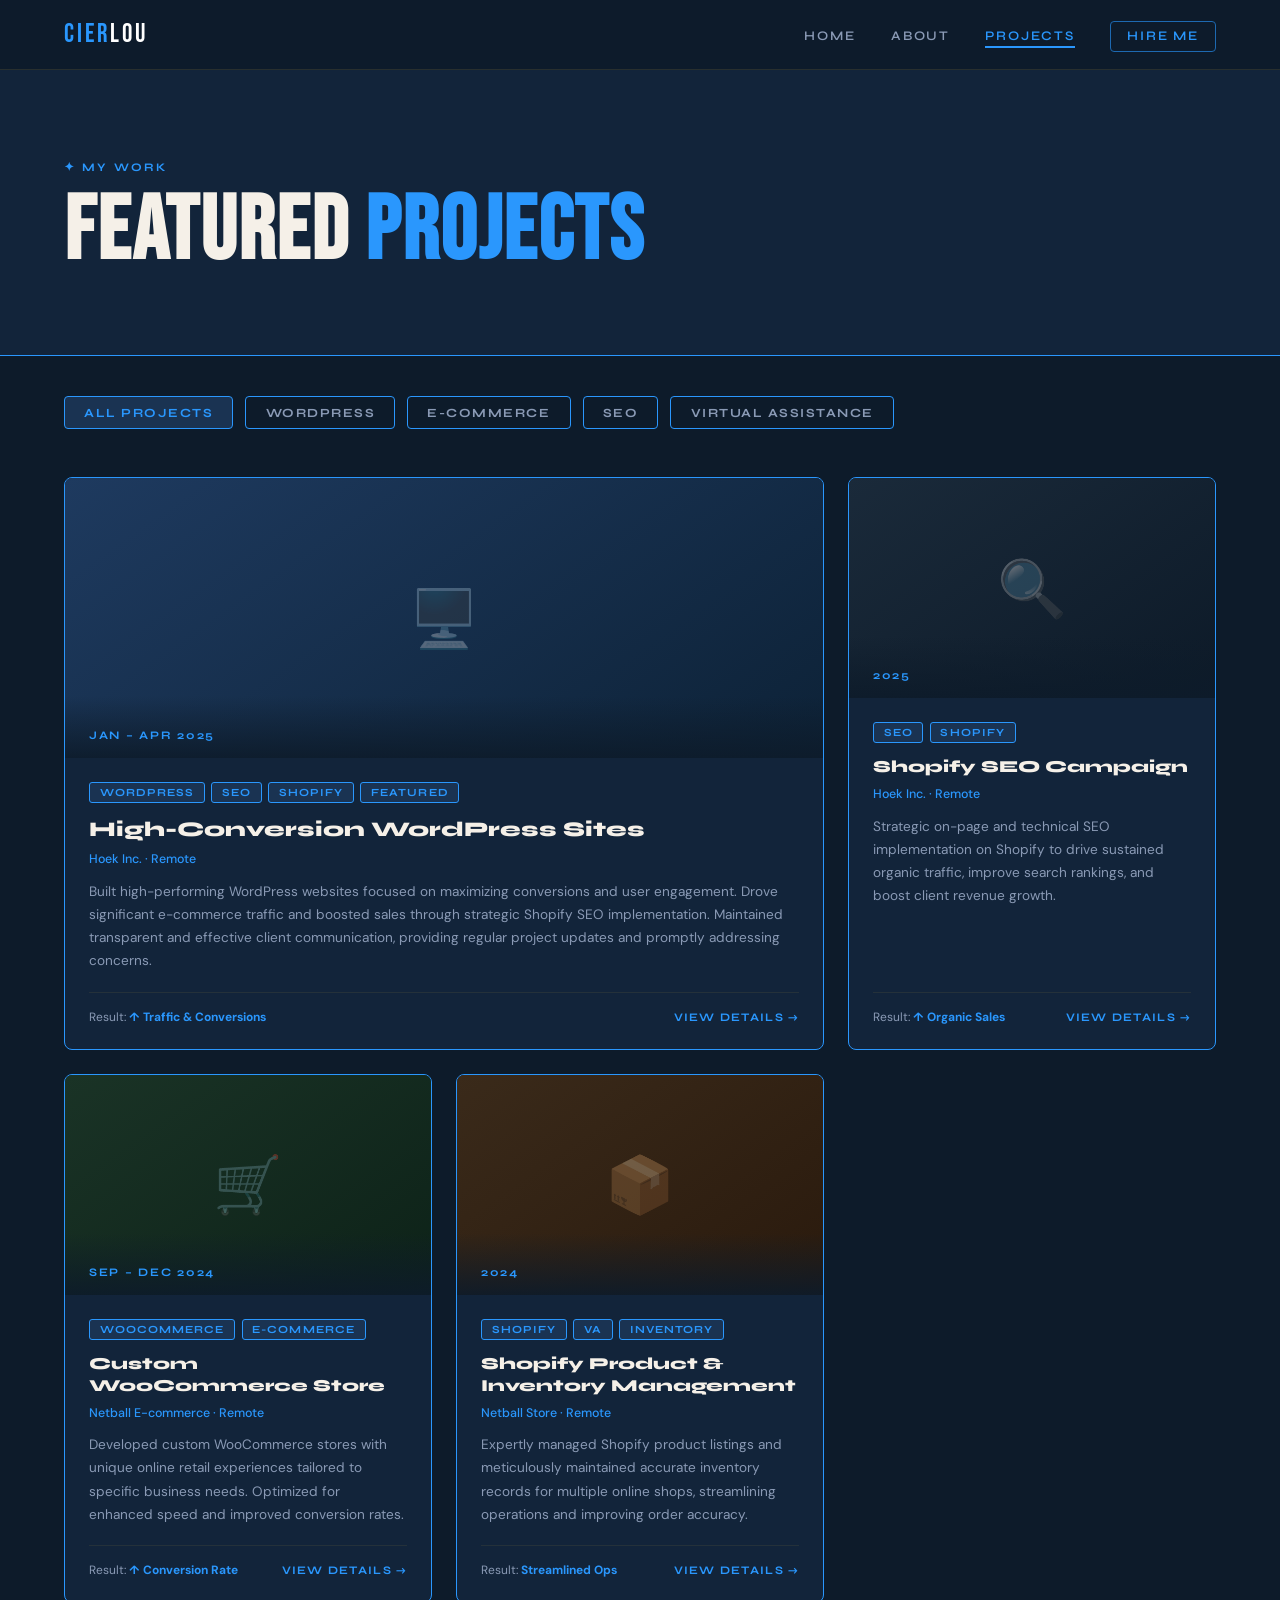
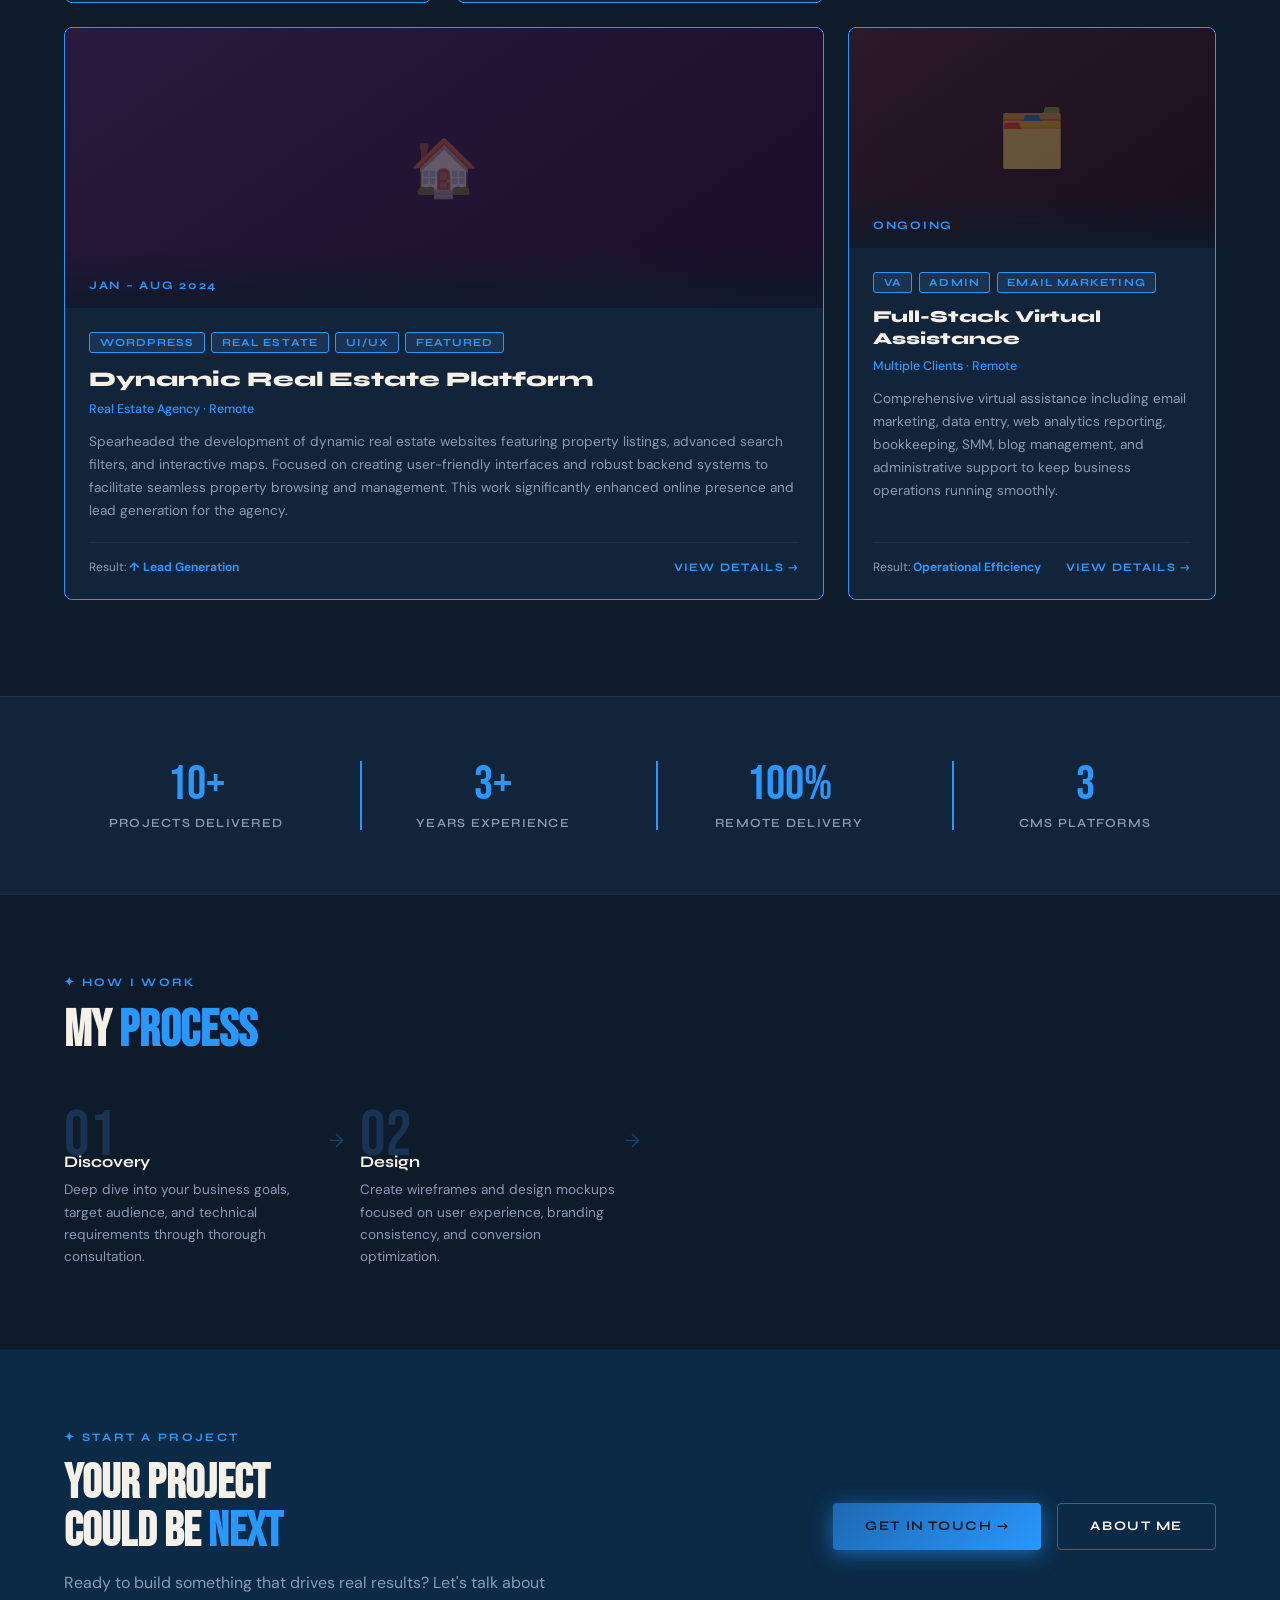
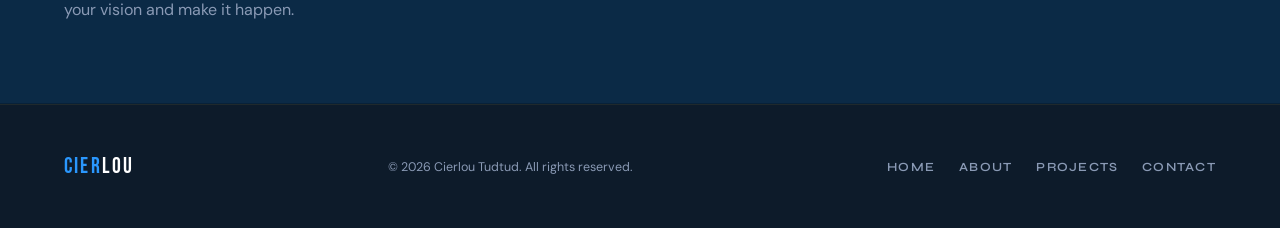
<file: backup-projects.html>
<!DOCTYPE html>
<html lang="en">
<head>
<meta charset="UTF-8"/>
<meta name="viewport" content="width=device-width, initial-scale=1.0"/>
<title>Projects — Cierlou Tudtud</title>
<link href="https://fonts.googleapis.com/css2?family=Bebas+Neue&family=Syne:wght@400;600;700;800&family=DM+Sans:ital,wght@0,300;0,400;0,500;1,300&display=swap" rel="stylesheet"/>
<link rel="stylesheet" href="allaccent.css">
<style>
  *,*::before,*::after{margin:0;padding:0;box-sizing:border-box;}
  html{scroll-behavior:smooth;}
  body{background:var(--navy);color:var(--light);font-family:'DM Sans',sans-serif;font-size:16px;overflow-x:hidden;}

  nav{position:fixed;top:0;left:0;right:0;z-index:100;display:flex;align-items:center;justify-content:space-between;padding:1.2rem 4rem;background:rgba(13,27,42,0.88);backdrop-filter:blur(14px);border-bottom:1px solid rgba(232,197,71,0.12);}
  .nav-logo{font-family:'Bebas Neue',sans-serif;font-size:1.6rem;letter-spacing:0.12em;color:var(--accent);text-decoration:none;}
  .nav-logo span{color:var(--white);}
  .nav-links{display:flex;gap:2.2rem;list-style:none;}
  .nav-links a{text-decoration:none;color:var(--muted);font-family:'Syne',sans-serif;font-size:0.82rem;font-weight:600;letter-spacing:0.14em;text-transform:uppercase;transition:color 0.2s;position:relative;}
  .nav-links a::after{content:'';position:absolute;bottom:-4px;left:0;width:0;height:2px;background:var(--accent);transition:width 0.3s;}
  .nav-links a:hover{color:var(--accent);}
  .nav-links a:hover::after{width:100%;}
  .nav-links a.active{color:var(--accent);}
  .nav-links a.active::after{width:100%;}

  .page-header{padding:10rem 4rem 5rem;background:var(--navy2);border-bottom:1px solid #2A97FD;position:relative;overflow:hidden;}
  .page-header::before{content:'';position:absolute;right:-2rem;top:50%;transform:translateY(-50%);font-family:'Bebas Neue',sans-serif;font-size:20vw;color:rgba(232,197,71,0.03);line-height:1;pointer-events:none;white-space:nowrap;}
  .page-header-inner{position:relative;z-index:1;}
  .section-label{font-family:'Syne',sans-serif;font-weight:700;font-size:0.72rem;letter-spacing:0.2em;text-transform:uppercase;color:var(--accent);margin-bottom:1rem;}
  .page-title{font-family:'Bebas Neue',sans-serif;font-size:clamp(3rem,7vw,6rem);line-height:0.95;letter-spacing:0.02em;}
  .page-title .accent{color:var(--accent);}

  /* FILTER TABS */
  .filter-bar{
    padding:2.5rem 4rem 0;
    display:flex;align-items:center;gap:0.75rem;flex-wrap:wrap;
  }
  .filter-btn{
    font-family:'Syne',sans-serif;font-size:0.78rem;font-weight:700;
    letter-spacing:0.12em;text-transform:uppercase;
    padding:0.5rem 1.2rem;border-radius:4px;
    border:1.5px solid #2A97FD;
    background:transparent;color:var(--muted);
    cursor:pointer;transition:all 0.2s;
  }
  .filter-btn:hover,.filter-btn.active{
    background:#1a3352;border-color:var(--accent);color:var(--accent);
  }

  /* PROJECTS GRID */
  .projects-grid{
    padding:3rem 4rem 6rem;
    display:grid;grid-template-columns:repeat(3,1fr);gap:1.5rem;
  }

  .project-card{
    background:var(--navy2);
    border:1px solid #2A97FD;
    border-radius:8px;
    overflow:hidden;
    transition:all 0.35s;
    display:flex;flex-direction:column;
  }
  .project-card:hover{border-color:#1a3352;transform:translateY(-6px);box-shadow:0 20px 50px rgba(0,0,0,0.4);}

  /* Featured card spans 2 cols */
  .project-card.featured{grid-column:span 2;}

  .project-thumb{
    height:220px;
    position:relative;overflow:hidden;
    background:linear-gradient(145deg,var(--navy3),var(--navy));
    display:flex;align-items:center;justify-content:center;
  }
  .project-card.featured .project-thumb{height:280px;}
  .thumb-icon{font-size:3.5rem;opacity:0.3;transition:all 0.3s;}
  .project-card:hover .thumb-icon{opacity:0.5;transform:scale(1.1);}
  .thumb-label{
    position:absolute;bottom:0;left:0;right:0;
    background:linear-gradient(transparent,rgba(13,27,42,0.9));
    padding:2rem 1.5rem 1rem;
  }
  .project-year{font-family:'Syne',sans-serif;font-size:0.72rem;font-weight:700;color:var(--accent);letter-spacing:0.15em;text-transform:uppercase;}

  /* Colored thumb overlays */
  .thumb-wp{background:linear-gradient(145deg,#1e3a5f,#0d2237);}
  .thumb-wc{background:linear-gradient(145deg,#1a3326,#0d2218);}
  .thumb-re{background:linear-gradient(145deg,#2a1a3e,#1a0d28);}
  .thumb-shop{background:linear-gradient(145deg,#3a2a1a,#2a1a0d);}
  .thumb-seo{background:linear-gradient(145deg,#1a2a3a,#0d1a28);}
  .thumb-va{background:linear-gradient(145deg,#2a1a2a,#1a0d1a);}

  .project-body{padding:1.5rem;flex:1;display:flex;flex-direction:column;}
  .project-tags{display:flex;gap:0.4rem;flex-wrap:wrap;margin-bottom:0.8rem;}
  .project-tag{font-family:'Syne',sans-serif;font-size:0.68rem;font-weight:700;letter-spacing:0.1em;text-transform:uppercase;background:#1a3352;border:1px solid #2A97FD;color:var(--accent);padding:0.2rem 0.6rem;border-radius:3px;}
  .project-name{font-family:'Syne',sans-serif;font-weight:800;font-size:1.05rem;margin-bottom:0.5rem;line-height:1.3;}
  .project-client{font-size:0.78rem;color:var(--accent);margin-bottom:0.8rem;font-weight:500;}
  .project-desc{font-size:0.85rem;color:var(--muted);line-height:1.7;flex:1;}
  .project-footer{
    margin-top:1.2rem;padding-top:1rem;
    border-top:1px solid rgba(232,197,71,0.08);
    display:flex;align-items:center;justify-content:space-between;
  }
  .project-result{font-size:0.75rem;color:var(--muted);}
  .project-result strong{color:var(--accent);}
  .project-link{
    font-family:'Syne',sans-serif;font-size:0.72rem;font-weight:700;letter-spacing:0.1em;text-transform:uppercase;
    color:var(--accent);text-decoration:none;
    display:flex;align-items:center;gap:0.3rem;transition:gap 0.2s;
  }
  .project-link:hover{gap:0.6rem;}

  /* FEATURED project extra highlight */
  .project-card.featured .project-name{font-size:1.3rem;}

  /* STATS BAND */
  .stats-band{
    padding:4rem;
    background:var(--navy2);
    border-top:1px solid rgba(232,197,71,0.08);
    border-bottom:1px solid rgba(232,197,71,0.08);
    display:grid;grid-template-columns:repeat(4,1fr);gap:2rem;
    text-align:center;
  }
  .stat-item{border-left:2px solid #2A97FD;padding:0 2rem;}
  .stat-item:first-child{border-left:none;}
  .stat-num{font-family:'Bebas Neue',sans-serif;font-size:3rem;color:var(--accent);line-height:1;}
  .stat-label{font-size:0.78rem;color:var(--muted);font-family:'Syne',sans-serif;font-weight:600;letter-spacing:0.1em;text-transform:uppercase;margin-top:0.4rem;}

  /* PROCESS SECTION */
  .process-section{padding:5rem 4rem;}
  .process-title{font-family:'Bebas Neue',sans-serif;font-size:clamp(2rem,4vw,3.2rem);line-height:1;margin-bottom:3rem;}
  .process-title .accent{color:var(--accent);}
  .process-steps{display:grid;grid-template-columns:repeat(4,1fr);gap:2rem;}
  .process-step{position:relative;}
  .step-num{font-family:'Bebas Neue',sans-serif;font-size:4rem;color:#1a3352;line-height:1;margin-bottom:-1rem;}
  .step-name{font-family:'Syne',sans-serif;font-weight:700;font-size:1rem;margin-bottom:0.5rem;}
  .step-desc{font-size:0.85rem;color:var(--muted);line-height:1.65;}
  .process-step::after{content:'→';position:absolute;right:-1rem;top:1.5rem;color:var(--accent);opacity:0.3;font-size:1.2rem;}
  .process-step:last-child::after{display:none;}

  .cta-banner {
    padding: 5rem 4rem;
    display:flex; align-items:center; justify-content:space-between; gap:3rem;
    background: linear-gradient(135deg, #0B2A46 0%, #0B2A46 100%);
    border-top:1px solid #082138;
    border-bottom:1px solid #082138;
  }
  .cta-text h2{font-family:'Bebas Neue',sans-serif;font-size:clamp(2rem,4vw,3rem);line-height:1;}
  .cta-text p{color:var(--muted);margin-top:0.8rem;max-width:500px;line-height:1.7;}

  footer{padding:3rem 4rem;display:flex;align-items:center;justify-content:space-between;background:var(--navy);border-top:1px solid rgba(232,197,71,0.08);}
  .footer-logo{font-family:'Bebas Neue',sans-serif;font-size:1.4rem;color:var(--accent);letter-spacing:0.1em;}
  .footer-logo span{color:var(--white);}
  .footer-copy{font-size:0.78rem;color:var(--muted);}
  .footer-links{display:flex;gap:1.5rem;}
  .footer-links a{font-size:0.78rem;color:var(--muted);text-decoration:none;transition:color 0.2s;font-family:'Syne',sans-serif;font-weight:600;letter-spacing:0.1em;text-transform:uppercase;}
  .footer-links a:hover{color:var(--accent);}

  .btn-primary {
    display: inline-flex; align-items:center; gap:0.5rem;
    background: var(--gradient);
    color: var(--navy);
    font-family: 'Syne', sans-serif;
    font-weight: 700;
    font-size: 0.82rem;
    letter-spacing: 0.12em;
    text-transform: uppercase;
    padding: 0.9rem 2rem;
    border-radius: 4px;
    text-decoration: none;
    transition: all 0.2s;
    box-shadow: 0 4px 20px #1D69B1;
  }
  .btn-primary:hover { transform: translateY(-2px); box-shadow: 0 8px 30px #1D69B1; }
  .btn-outline {
    display: inline-flex; align-items:center; gap:0.5rem;
    border: 1.5px solid #1D69B1;
    color: var(--light);
    font-family: 'Syne', sans-serif;
    font-weight: 700;
    font-size: 0.82rem;
    letter-spacing: 0.12em;
    text-transform: uppercase;
    padding: 0.9rem 2rem;
    border-radius: 4px;
    text-decoration: none;
    transition: all 0.2s;
  }
  .btn-outline:hover{border-color:var(--accent);color:var(--accent);transform:translateY(-2px);}

  .hidden{display:none!important;}

  @media(max-width:900px){
    nav{padding:1rem 2rem;}
    .page-header{padding:8rem 2rem 3rem;}
    .filter-bar{padding:2rem 2rem 0;}
    .projects-grid{grid-template-columns:1fr;padding:2rem;}
    .project-card.featured{grid-column:span 1;}
    .stats-band{grid-template-columns:1fr 1fr;padding:2rem;}
    .stat-item{border-left:none;border-top:1px solid rgba(232,197,71,0.15);padding:1rem 0;}
    .stat-item:first-child{border-top:none;}
    .process-section{padding:3rem 2rem;}
    .process-steps{grid-template-columns:1fr 1fr;gap:1.5rem;}
    .process-step::after{display:none;}
    .cta-banner{flex-direction:column;text-align:center;padding:3rem 2rem;}
    footer{flex-direction:column;gap:1rem;text-align:center;padding:2rem;}
    .footer-links{justify-content:center;flex-wrap:wrap;}
  }
  @media(max-width:600px){
    .process-steps{grid-template-columns:1fr;}
    .stats-band{grid-template-columns:1fr;}
  }
</style>
</head>
<body>

<nav>
  <a href="index.html" class="nav-logo">CIER<span>LOU</span></a>
  <ul class="nav-links">
    <li><a href="index.html">Home</a></li>
    <li><a href="about.html">About</a></li>
    <li><a href="projects.html" class="active">Projects</a></li>
    <li><a href="https://calendar.google.com/calendar/u/0/r/eventedit?text=Meeting+with+Cierlou&details=Let%27s+connect+via+Google+Meet&add=cierlout@gmail.com&location=Online+via+Google+Meet&pli=1" style="color:var(--accent);border:1px solid#1D69B1;padding:0.4rem 1rem;border-radius:4px;">Hire Me</a></li>
  </ul>
</nav>

<!-- PAGE HEADER -->
<div class="page-header">
  <div class="page-header-inner">
    <div class="section-label">✦ My Work</div>
    <h1 class="page-title">FEATURED <span class="accent">PROJECTS</span></h1>
  </div>
</div>

<!-- FILTER BAR -->
<div class="filter-bar">
  <button class="filter-btn active" data-filter="all">All Projects</button>
  <button class="filter-btn" data-filter="wordpress">WordPress</button>
  <button class="filter-btn" data-filter="ecommerce">E-Commerce</button>
  <button class="filter-btn" data-filter="seo">SEO</button>
  <button class="filter-btn" data-filter="va">Virtual Assistance</button>
</div>

<!-- PROJECTS -->
<section class="projects-grid" id="projectsGrid">

  <!-- FEATURED: Hoek Inc. WordPress -->
  <div class="project-card featured" data-tags="wordpress seo">
    <div class="project-thumb thumb-wp">
      <div class="thumb-icon">🖥️</div>
      <div class="thumb-label"><div class="project-year">Jan – Apr 2025</div></div>
    </div>
    <div class="project-body">
      <div class="project-tags">
        <span class="project-tag">WordPress</span>
        <span class="project-tag">SEO</span>
        <span class="project-tag">Shopify</span>
        <span class="project-tag">Featured</span>
      </div>
      <div class="project-name">High-Conversion WordPress Sites</div>
      <div class="project-client">Hoek Inc. · Remote</div>
      <p class="project-desc">Built high-performing WordPress websites focused on maximizing conversions and user engagement. Drove significant e-commerce traffic and boosted sales through strategic Shopify SEO implementation. Maintained transparent and effective client communication, providing regular project updates and promptly addressing concerns.</p>
      <div class="project-footer">
        <div class="project-result">Result: <strong>↑ Traffic & Conversions</strong></div>
        <span class="project-link">View Details →</span>
      </div>
    </div>
  </div>

  <!-- Hoek SEO -->
  <div class="project-card" data-tags="seo ecommerce">
    <div class="project-thumb thumb-seo">
      <div class="thumb-icon">🔍</div>
      <div class="thumb-label"><div class="project-year">2025</div></div>
    </div>
    <div class="project-body">
      <div class="project-tags">
        <span class="project-tag">SEO</span>
        <span class="project-tag">Shopify</span>
      </div>
      <div class="project-name">Shopify SEO Campaign</div>
      <div class="project-client">Hoek Inc. · Remote</div>
      <p class="project-desc">Strategic on-page and technical SEO implementation on Shopify to drive sustained organic traffic, improve search rankings, and boost client revenue growth.</p>
      <div class="project-footer">
        <div class="project-result">Result: <strong>↑ Organic Sales</strong></div>
        <span class="project-link">View Details →</span>
      </div>
    </div>
  </div>

  <!-- WooCommerce Store -->
  <div class="project-card" data-tags="ecommerce wordpress">
    <div class="project-thumb thumb-wc">
      <div class="thumb-icon">🛒</div>
      <div class="thumb-label"><div class="project-year">Sep – Dec 2024</div></div>
    </div>
    <div class="project-body">
      <div class="project-tags">
        <span class="project-tag">WooCommerce</span>
        <span class="project-tag">E-Commerce</span>
      </div>
      <div class="project-name">Custom WooCommerce Store</div>
      <div class="project-client">Netball E-commerce · Remote</div>
      <p class="project-desc">Developed custom WooCommerce stores with unique online retail experiences tailored to specific business needs. Optimized for enhanced speed and improved conversion rates.</p>
      <div class="project-footer">
        <div class="project-result">Result: <strong>↑ Conversion Rate</strong></div>
        <span class="project-link">View Details →</span>
      </div>
    </div>
  </div>

  <!-- Shopify Product Management -->
  <div class="project-card" data-tags="ecommerce va">
    <div class="project-thumb thumb-shop">
      <div class="thumb-icon">📦</div>
      <div class="thumb-label"><div class="project-year">2024</div></div>
    </div>
    <div class="project-body">
      <div class="project-tags">
        <span class="project-tag">Shopify</span>
        <span class="project-tag">VA</span>
        <span class="project-tag">Inventory</span>
      </div>
      <div class="project-name">Shopify Product & Inventory Management</div>
      <div class="project-client">Netball Store · Remote</div>
      <p class="project-desc">Expertly managed Shopify product listings and meticulously maintained accurate inventory records for multiple online shops, streamlining operations and improving order accuracy.</p>
      <div class="project-footer">
        <div class="project-result">Result: <strong>Streamlined Ops</strong></div>
        <span class="project-link">View Details →</span>
      </div>
    </div>
  </div>

  <!-- FEATURED: Real Estate -->
  <div class="project-card featured" data-tags="wordpress">
    <div class="project-thumb thumb-re">
      <div class="thumb-icon">🏠</div>
      <div class="thumb-label"><div class="project-year">Jan – Aug 2024</div></div>
    </div>
    <div class="project-body">
      <div class="project-tags">
        <span class="project-tag">WordPress</span>
        <span class="project-tag">Real Estate</span>
        <span class="project-tag">UI/UX</span>
        <span class="project-tag">Featured</span>
      </div>
      <div class="project-name">Dynamic Real Estate Platform</div>
      <div class="project-client">Real Estate Agency · Remote</div>
      <p class="project-desc">Spearheaded the development of dynamic real estate websites featuring property listings, advanced search filters, and interactive maps. Focused on creating user-friendly interfaces and robust backend systems to facilitate seamless property browsing and management. This work significantly enhanced online presence and lead generation for the agency.</p>
      <div class="project-footer">
        <div class="project-result">Result: <strong>↑ Lead Generation</strong></div>
        <span class="project-link">View Details →</span>
      </div>
    </div>
  </div>

  <!-- VA Services -->
  <div class="project-card" data-tags="va">
    <div class="project-thumb thumb-va">
      <div class="thumb-icon">🗂️</div>
      <div class="thumb-label"><div class="project-year">Ongoing</div></div>
    </div>
    <div class="project-body">
      <div class="project-tags">
        <span class="project-tag">VA</span>
        <span class="project-tag">Admin</span>
        <span class="project-tag">Email Marketing</span>
      </div>
      <div class="project-name">Full-Stack Virtual Assistance</div>
      <div class="project-client">Multiple Clients · Remote</div>
      <p class="project-desc">Comprehensive virtual assistance including email marketing, data entry, web analytics reporting, bookkeeping, SMM, blog management, and administrative support to keep business operations running smoothly.</p>
      <div class="project-footer">
        <div class="project-result">Result: <strong>Operational Efficiency</strong></div>
        <span class="project-link">View Details →</span>
      </div>
    </div>
  </div>

</section>

<!-- STATS -->
<div class="stats-band">
  <div class="stat-item">
    <div class="stat-num">10+</div>
    <div class="stat-label">Projects Delivered</div>
  </div>
  <div class="stat-item">
    <div class="stat-num">3+</div>
    <div class="stat-label">Years Experience</div>
  </div>
  <div class="stat-item">
    <div class="stat-num">100%</div>
    <div class="stat-label">Remote Delivery</div>
  </div>
  <div class="stat-item">
    <div class="stat-num">3</div>
    <div class="stat-label">CMS Platforms</div>
  </div>
</div>

<!-- PROCESS -->
<section class="process-section">
  <div class="section-label">✦ How I Work</div>
  <h2 class="process-title">MY <span class="accent">PROCESS</span></h2>
  <div class="process-steps">
    <div class="process-step">
      <div class="step-num">01</div>
      <div class="step-name">Discovery</div>
      <div class="step-desc">Deep dive into your business goals, target audience, and technical requirements through thorough consultation.</div>
    </div>
    <div class="process-step">
      <div class="step-num">02</div>
      <div class="step-name">Design</div>
      <div class="step-desc">Create wireframes and design mockups focused on user experience, branding consistency, and conversion optimization.</div>
    </div>
    <div class="process-step">
      <div class="step-num">03</div>
      <div class="step-name">Development</div>
      <div class="step-desc">Build with clean, optimized code on your chosen CMS — WordPress, WooCommerce, or Shopify — with SEO built in.</div>
    </div>
    <div class="process-step">
      <div class="step-num">04</div>
      <div class="step-name">Launch & Support</div>
      <div class="step-desc">Thorough testing, launch, and ongoing maintenance to ensure your site keeps performing at its best.</div>
    </div>
  </div>
</section>

<!-- CTA -->
<section class="cta-banner">
  <div class="cta-text">
    <div class="section-label">✦ Start a Project</div>
    <h2>YOUR PROJECT<br>COULD BE <span style="color:var(--accent)">NEXT</span></h2>
    <p>Ready to build something that drives real results? Let's talk about your vision and make it happen.</p>
  </div>
  <div style="display:flex;gap:1rem;flex-shrink:0;flex-wrap:wrap;">
    <a href="https://mail.google.com/mail/u/0/?to=cierlout@gmail.com&fs=1&tf=cm" class="btn-primary">Get In Touch →</a>
    <a href="about.html" class="btn-outline">About Me</a>
  </div>
</section>

<footer>
  <div class="footer-logo">CIER<span>LOU</span></div>
  <p class="footer-copy">© <span id="year"></span> Cierlou Tudtud. All rights reserved.</p>
  <div class="footer-links">
    <a href="index.html">Home</a>
    <a href="about.html">About</a>
    <a href="projects.html">Projects</a>
    <a href="https://mail.google.com/mail/u/0/?to=cierlout@gmail.com&fs=1&tf=cm">Contact</a>
  </div>
</footer>

<script>
// Filter
document.querySelectorAll('.filter-btn').forEach(btn => {
  btn.addEventListener('click', () => {
    document.querySelectorAll('.filter-btn').forEach(b=>b.classList.remove('active'));
    btn.classList.add('active');
    const f = btn.dataset.filter;
    document.querySelectorAll('.project-card').forEach(card => {
      if(f === 'all'){
        card.classList.remove('hidden');
      } else {
        const tags = card.dataset.tags || '';
        card.classList.toggle('hidden', !tags.includes(f));
      }
    });
  });
});

// Animate cards in
const observer = new IntersectionObserver((entries) => {
  entries.forEach((e,i) => {
    if(e.isIntersecting){
      setTimeout(()=>{
        e.target.style.opacity='1';
        e.target.style.transform='translateY(0)';
      }, i * 100);
    }
  });
},{threshold:0.1});
document.querySelectorAll('.project-card,.process-step').forEach(el=>{
  el.style.opacity='0';
  el.style.transform='translateY(20px)';
  el.style.transition='all 0.5s ease';
  observer.observe(el);
});
</script>
<script src="copyright-year.js"></script>
</body>
</html>
</file>
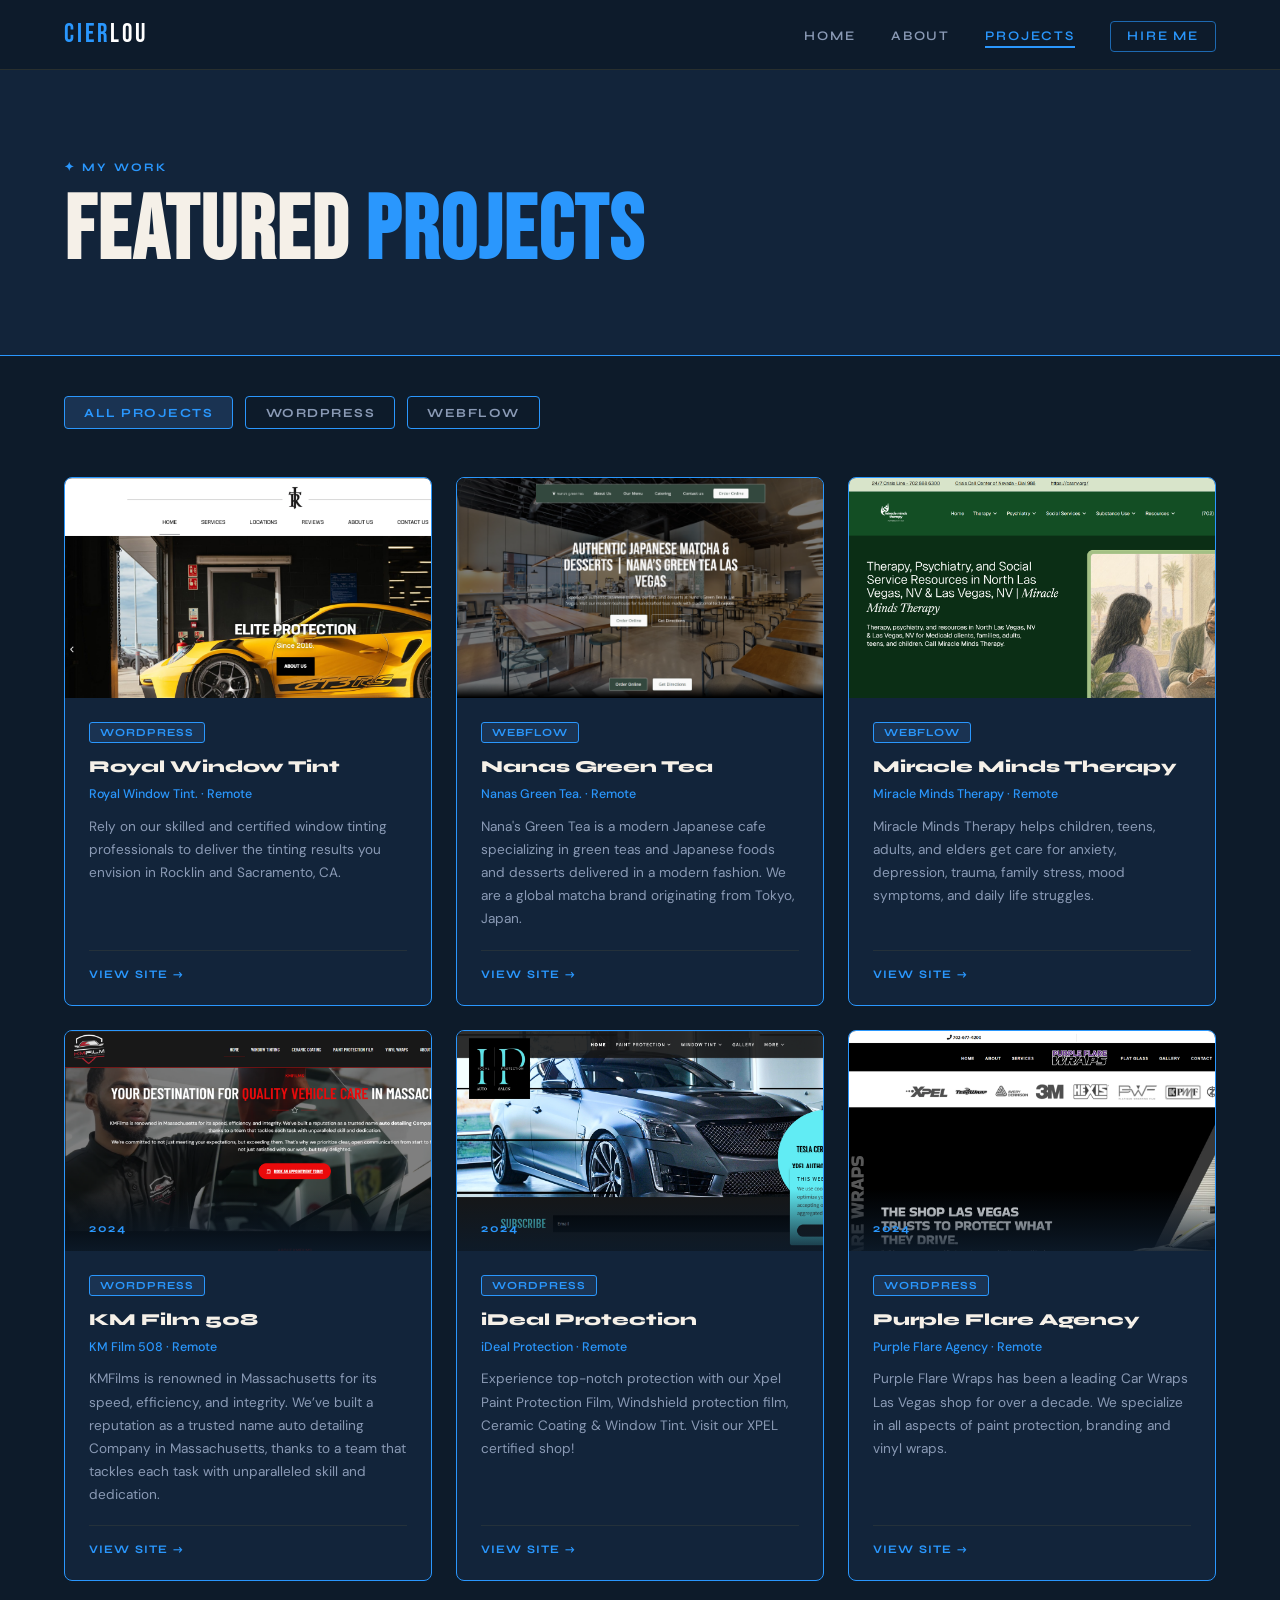
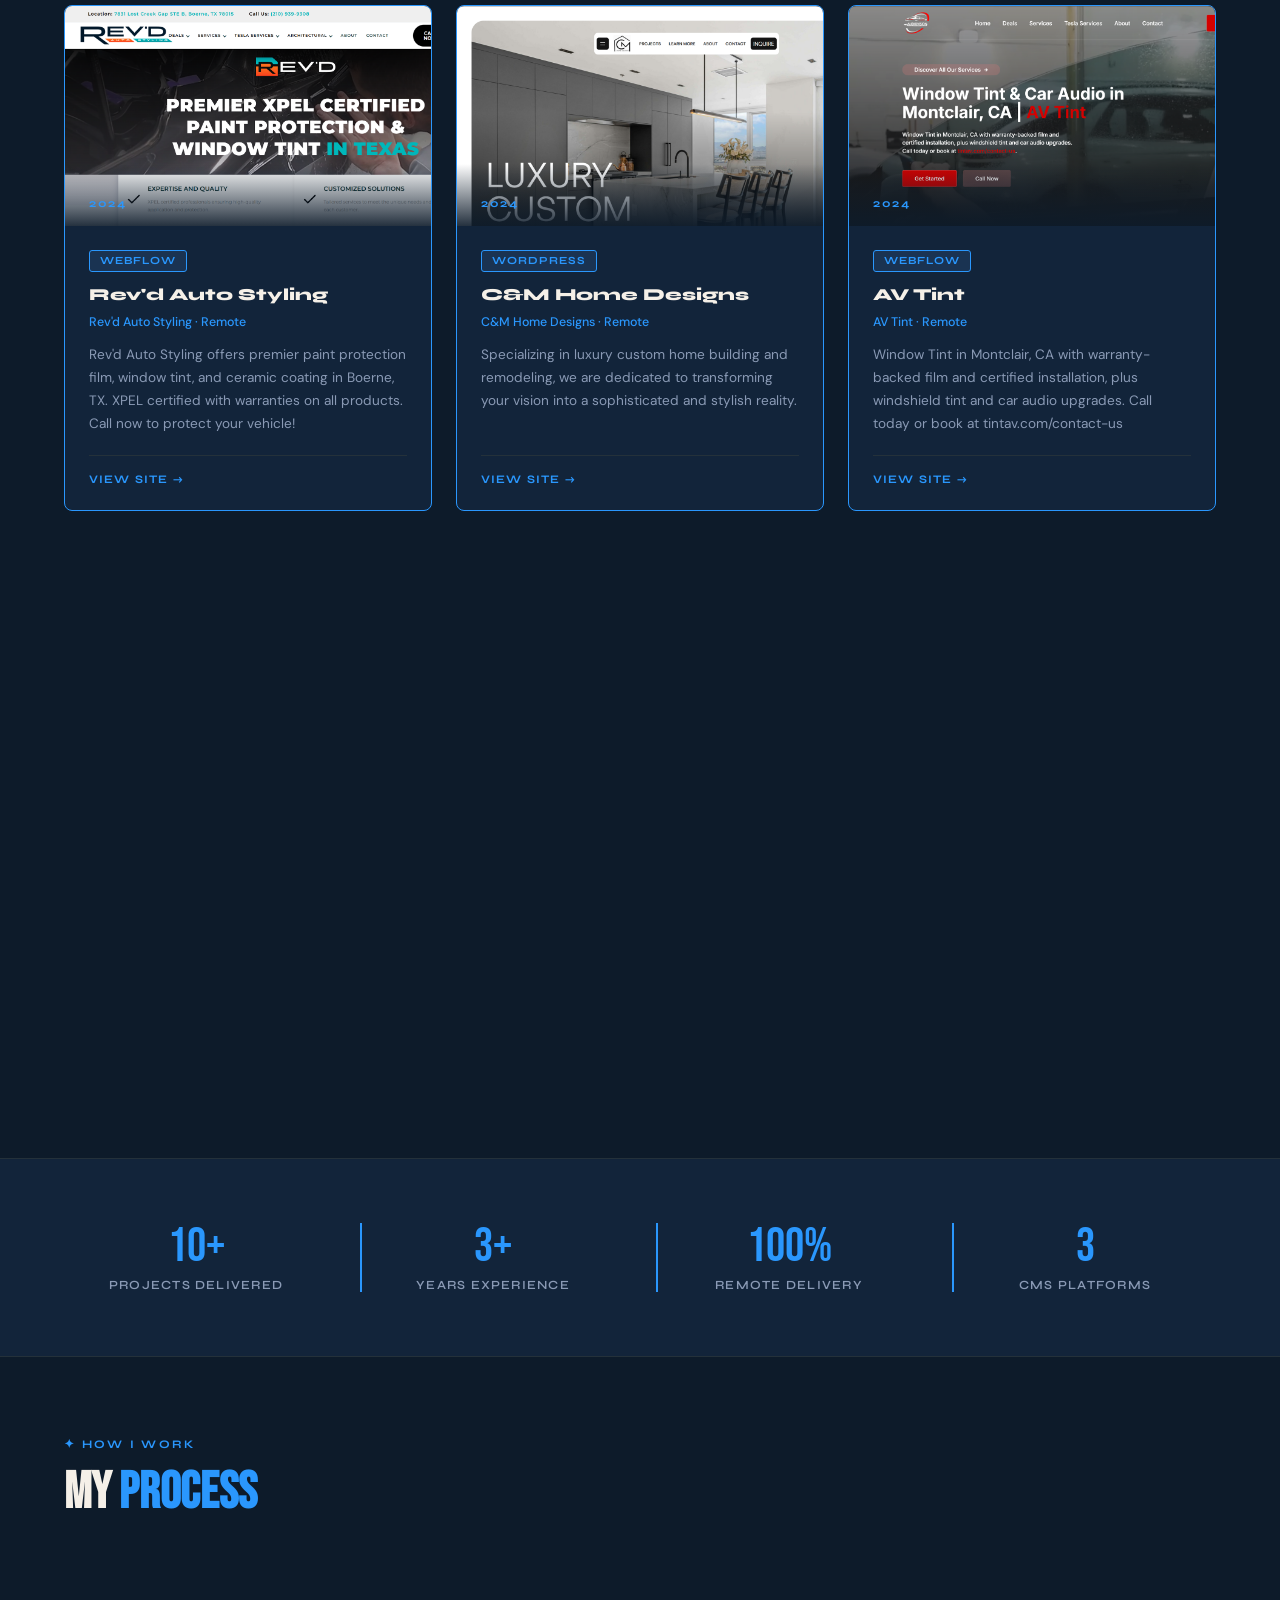
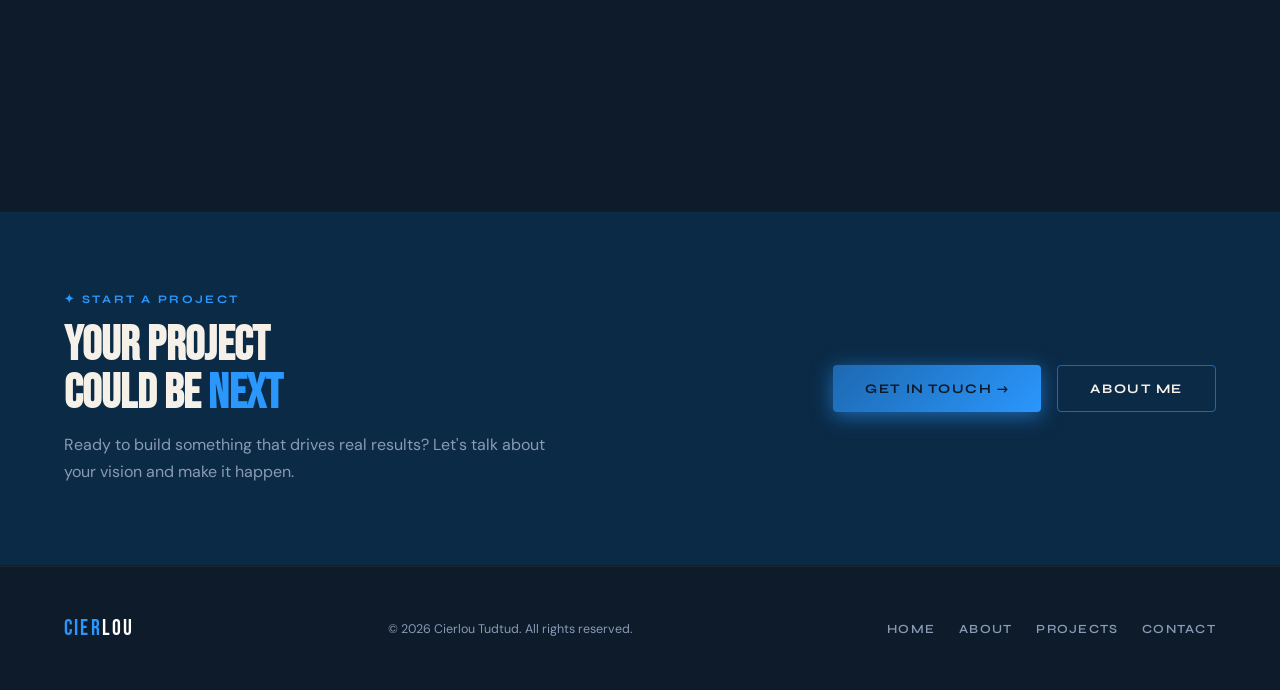
<file: projects.html>
<!DOCTYPE html>
<html lang="en">
<head>
<meta charset="UTF-8"/>
<meta name="viewport" content="width=device-width, initial-scale=1.0"/>
<title>Projects — Cierlou Tudtud</title>
<link href="https://fonts.googleapis.com/css2?family=Bebas+Neue&family=Syne:wght@400;600;700;800&family=DM+Sans:ital,wght@0,300;0,400;0,500;1,300&display=swap" rel="stylesheet"/>
<link rel="stylesheet" href="allaccent.css">
<link rel="stylesheet" href="pop-up-overlay.css">
<style>
  *,*::before,*::after{margin:0;padding:0;box-sizing:border-box;}
  html{scroll-behavior:smooth;}
  body{background:var(--navy);color:var(--light);font-family:'DM Sans',sans-serif;font-size:16px;overflow-x:hidden;}

  nav{position:fixed;top:0;left:0;right:0;z-index:100;display:flex;align-items:center;justify-content:space-between;padding:1.2rem 4rem;background:rgba(13,27,42,0.88);backdrop-filter:blur(14px);border-bottom:1px solid rgba(232,197,71,0.12);}
  .nav-logo{font-family:'Bebas Neue',sans-serif;font-size:1.6rem;letter-spacing:0.12em;color:var(--accent);text-decoration:none;}
  .nav-logo span{color:var(--white);}
  .nav-links{display:flex;gap:2.2rem;list-style:none;}
  .nav-links a{text-decoration:none;color:var(--muted);font-family:'Syne',sans-serif;font-size:0.82rem;font-weight:600;letter-spacing:0.14em;text-transform:uppercase;transition:color 0.2s;position:relative;}
  .nav-links a::after{content:'';position:absolute;bottom:-4px;left:0;width:0;height:2px;background:var(--accent);transition:width 0.3s;}
  .nav-links a:hover{color:var(--accent);}
  .nav-links a:hover::after{width:100%;}
  .nav-links a.active{color:var(--accent);}
  .nav-links a.active::after{width:100%;}

  .page-header{padding:10rem 4rem 5rem;background:var(--navy2);border-bottom:1px solid #2A97FD;position:relative;overflow:hidden;}
  .page-header::before{content:'';position:absolute;right:-2rem;top:50%;transform:translateY(-50%);font-family:'Bebas Neue',sans-serif;font-size:20vw;color:rgba(232,197,71,0.03);line-height:1;pointer-events:none;white-space:nowrap;}
  .page-header-inner{position:relative;z-index:1;}
  .section-label{font-family:'Syne',sans-serif;font-weight:700;font-size:0.72rem;letter-spacing:0.2em;text-transform:uppercase;color:var(--accent);margin-bottom:1rem;}
  .page-title{font-family:'Bebas Neue',sans-serif;font-size:clamp(3rem,7vw,6rem);line-height:0.95;letter-spacing:0.02em;}
  .page-title .accent{color:var(--accent);}

  /* FILTER TABS */
  .filter-bar{
    padding:2.5rem 4rem 0;
    display:flex;align-items:center;gap:0.75rem;flex-wrap:wrap;
  }
  .filter-btn{
    font-family:'Syne',sans-serif;font-size:0.78rem;font-weight:700;
    letter-spacing:0.12em;text-transform:uppercase;
    padding:0.5rem 1.2rem;border-radius:4px;
    border:1.5px solid #2A97FD;
    background:transparent;color:var(--muted);
    cursor:pointer;transition:all 0.2s;
  }
  .filter-btn:hover,.filter-btn.active{
    background:#1a3352;border-color:var(--accent);color:var(--accent);
  }

  /* PROJECTS GRID */
  .projects-grid{
    padding:3rem 4rem 6rem;
    display:grid;grid-template-columns:repeat(3,1fr);gap:1.5rem;
  }

  .project-card{
    background:var(--navy2);
    border:1px solid #2A97FD;
    border-radius:8px;
    overflow:hidden;
    transition:all 0.35s;
    display:flex;flex-direction:column;
  }
  .project-card:hover{border-color:#1a3352;transform:translateY(-6px);box-shadow:0 20px 50px rgba(0,0,0,0.4);}

  /* Featured card spans 2 cols */
  .project-card.featured{grid-column:span 2;}

  .project-thumb{
    height:220px;
    position:relative;overflow:hidden;
    background:linear-gradient(145deg,var(--navy3),var(--navy));
    display:flex;align-items:center;justify-content:center;
  }
  .project-card.featured .project-thumb{height:500px;}
  .thumb-icon{font-size:3.5rem;opacity:0.3;transition:all 0.3s;}
  .project-card:hover .thumb-icon{opacity:0.5;transform:scale(1.1);}
  .thumb-label{
    position:absolute;bottom:0;left:0;right:0;
    background:linear-gradient(transparent,rgba(13,27,42,0.9));
    padding:2rem 1.5rem 1rem;
  }
  .project-year{font-family:'Syne',sans-serif;font-size:0.72rem;font-weight:700;color:var(--accent);letter-spacing:0.15em;text-transform:uppercase;}

  /* Colored thumb overlays */
  .thumb-wp{background:linear-gradient(145deg,#1e3a5f,#0d2237);}
  .thumb-wc{background:linear-gradient(145deg,#1a3326,#0d2218);}
  .thumb-re{background:linear-gradient(145deg,#2a1a3e,#1a0d28);}
  .thumb-shop{background:linear-gradient(145deg,#3a2a1a,#2a1a0d);}
  .thumb-seo{background:linear-gradient(145deg,#1a2a3a,#0d1a28);}
  .thumb-va{background:linear-gradient(145deg,#2a1a2a,#1a0d1a);}

  .project-body{padding:1.5rem;flex:1;display:flex;flex-direction:column;}
  .project-tags{display:flex;gap:0.4rem;flex-wrap:wrap;margin-bottom:0.8rem;}
  .project-tag{font-family:'Syne',sans-serif;font-size:0.68rem;font-weight:700;letter-spacing:0.1em;text-transform:uppercase;background:#1a3352;border:1px solid #2A97FD;color:var(--accent);padding:0.2rem 0.6rem;border-radius:3px;}
  .project-name{font-family:'Syne',sans-serif;font-weight:800;font-size:1.05rem;margin-bottom:0.5rem;line-height:1.3;}
  .project-client{font-size:0.78rem;color:var(--accent);margin-bottom:0.8rem;font-weight:500;}
  .project-desc{font-size:0.85rem;color:var(--muted);line-height:1.7;flex:1;}
  .project-footer{
    margin-top:1.2rem;padding-top:1rem;
    border-top:1px solid rgba(232,197,71,0.08);
    display:flex;align-items:center;justify-content:space-between;
  }
  .project-result{font-size:0.75rem;color:var(--muted);}
  .project-result strong{color:var(--accent);}
  .project-link{
    font-family:'Syne',sans-serif;font-size:0.72rem;font-weight:700;letter-spacing:0.1em;text-transform:uppercase;
    color:var(--accent);text-decoration:none;
    display:flex;align-items:center;gap:0.3rem;transition:gap 0.2s;
  }
  .project-link:hover{gap:0.6rem;}

  /* FEATURED project extra highlight */
  .project-card.featured .project-name{font-size:1.3rem;}

  /* STATS BAND */
  .stats-band{
    padding:4rem;
    background:var(--navy2);
    border-top:1px solid rgba(232,197,71,0.08);
    border-bottom:1px solid rgba(232,197,71,0.08);
    display:grid;grid-template-columns:repeat(4,1fr);gap:2rem;
    text-align:center;
  }
  .stat-item{border-left:2px solid #2A97FD;padding:0 2rem;}
  .stat-item:first-child{border-left:none;}
  .stat-num{font-family:'Bebas Neue',sans-serif;font-size:3rem;color:var(--accent);line-height:1;}
  .stat-label{font-size:0.78rem;color:var(--muted);font-family:'Syne',sans-serif;font-weight:600;letter-spacing:0.1em;text-transform:uppercase;margin-top:0.4rem;}

  /* PROCESS SECTION */
  .process-section{padding:5rem 4rem;}
  .process-title{font-family:'Bebas Neue',sans-serif;font-size:clamp(2rem,4vw,3.2rem);line-height:1;margin-bottom:3rem;}
  .process-title .accent{color:var(--accent);}
  .process-steps{display:grid;grid-template-columns:repeat(4,1fr);gap:2rem;}
  .process-step{position:relative;}
  .step-num{font-family:'Bebas Neue',sans-serif;font-size:4rem;color:#1a3352;line-height:1;margin-bottom:-1rem;}
  .step-name{font-family:'Syne',sans-serif;font-weight:700;font-size:1rem;margin-bottom:0.5rem;}
  .step-desc{font-size:0.85rem;color:var(--muted);line-height:1.65;}
  .process-step::after{content:'→';position:absolute;right:-1rem;top:1.5rem;color:var(--accent);opacity:0.3;font-size:1.2rem;}
  .process-step:last-child::after{display:none;}

  .cta-banner {
    padding: 5rem 4rem;
    display:flex; align-items:center; justify-content:space-between; gap:3rem;
    background: linear-gradient(135deg, #0B2A46 0%, #0B2A46 100%);
    border-top:1px solid #082138;
    border-bottom:1px solid #082138;
  }
  .cta-text h2{font-family:'Bebas Neue',sans-serif;font-size:clamp(2rem,4vw,3rem);line-height:1;}
  .cta-text p{color:var(--muted);margin-top:0.8rem;max-width:500px;line-height:1.7;}

  footer{padding:3rem 4rem;display:flex;align-items:center;justify-content:space-between;background:var(--navy);border-top:1px solid rgba(232,197,71,0.08);}
  .footer-logo{font-family:'Bebas Neue',sans-serif;font-size:1.4rem;color:var(--accent);letter-spacing:0.1em;}
  .footer-logo span{color:var(--white);}
  .footer-copy{font-size:0.78rem;color:var(--muted);}
  .footer-links{display:flex;gap:1.5rem;}
  .footer-links a{font-size:0.78rem;color:var(--muted);text-decoration:none;transition:color 0.2s;font-family:'Syne',sans-serif;font-weight:600;letter-spacing:0.1em;text-transform:uppercase;}
  .footer-links a:hover{color:var(--accent);}

  .btn-primary {
    display: inline-flex; align-items:center; gap:0.5rem;
    background: var(--gradient);
    color: var(--navy);
    font-family: 'Syne', sans-serif;
    font-weight: 700;
    font-size: 0.82rem;
    letter-spacing: 0.12em;
    text-transform: uppercase;
    padding: 0.9rem 2rem;
    border-radius: 4px;
    text-decoration: none;
    transition: all 0.2s;
    box-shadow: 0 4px 20px #1D69B1;
  }
  .btn-primary:hover { transform: translateY(-2px); box-shadow: 0 8px 30px #1D69B1; }
  .btn-outline {
    display: inline-flex; align-items:center; gap:0.5rem;
    border: 1.5px solid #1D69B1;
    color: var(--light);
    font-family: 'Syne', sans-serif;
    font-weight: 700;
    font-size: 0.82rem;
    letter-spacing: 0.12em;
    text-transform: uppercase;
    padding: 0.9rem 2rem;
    border-radius: 4px;
    text-decoration: none;
    transition: all 0.2s;
  }
  .btn-outline:hover{border-color:var(--accent);color:var(--accent);transform:translateY(-2px);}

  .hidden{display:none!important;}

  @media(max-width:900px){
    nav{padding:1rem 2rem;}
    .page-header{padding:8rem 2rem 3rem;}
    .filter-bar{padding:2rem 2rem 0;}
    .projects-grid{grid-template-columns:1fr;padding:2rem;}
    .project-card.featured{grid-column:span 1;}
    .stats-band{grid-template-columns:1fr 1fr;padding:2rem;}
    .stat-item{border-left:none;border-top:1px solid rgba(232,197,71,0.15);padding:1rem 0;}
    .stat-item:first-child{border-top:none;}
    .process-section{padding:3rem 2rem;}
    .process-steps{grid-template-columns:1fr 1fr;gap:1.5rem;}
    .process-step::after{display:none;}
    .cta-banner{flex-direction:column;text-align:center;padding:3rem 2rem;}
    footer{flex-direction:column;gap:1rem;text-align:center;padding:2rem;}
    .footer-links{justify-content:center;flex-wrap:wrap;}
  }
  @media(max-width:600px){
    .process-steps{grid-template-columns:1fr;}
    .stats-band{grid-template-columns:1fr;}
  }
</style>
</head>
<body>

<nav>
  <a href="index.html" class="nav-logo">CIER<span>LOU</span></a>
  <ul class="nav-links">
    <li><a href="index.html">Home</a></li>
    <li><a href="about.html">About</a></li>
    <li><a href="projects.html" class="active">Projects</a></li>
    <li><a href="https://calendar.google.com/calendar/u/0/r/eventedit?text=Meeting+with+Cierlou&details=Let%27s+connect+via+Google+Meet&add=cierlout@gmail.com&location=Online+via+Google+Meet&pli=1" style="color:var(--accent);border:1px solid#1D69B1;padding:0.4rem 1rem;border-radius:4px;">Hire Me</a></li>
  </ul>
</nav>

<!-- PAGE HEADER -->
<div class="page-header">
  <div class="page-header-inner">
    <div class="section-label">✦ My Work</div>
    <h1 class="page-title">FEATURED <span class="accent">PROJECTS</span></h1>
  </div>
</div>

<!-- FILTER BAR -->
<div class="filter-bar">
  <button class="filter-btn active" data-filter="all">All Projects</button>
  <button class="filter-btn" data-filter="wordpress">WordPress</button>
  <button class="filter-btn" data-filter="va">Webflow</button>
</div>

<!-- PROJECTS -->
<section class="projects-grid" id="projectsGrid">


  <!-- Royal Window Tint -->
  <div class="project-card" data-tags="wordpress">
    <div style="background-image: url(RoyalWindowTint.png); background-size: cover;" class="project-thumb thumb-seo"> 
    </div>
    <div class="project-body">
      <div class="project-tags">
        <span class="project-tag">WordPress</span>
      </div>
      <div class="project-name">Royal Window Tint</div>
      <div class="project-client">Royal Window Tint. · Remote</div>
      <p class="project-desc">Rely on our skilled and certified window tinting professionals to deliver the tinting results you envision in Rocklin and Sacramento, CA.</p>
      <div class="project-footer">
        <a style="text-decoration: none;" href="https://royalwindowtint.com/" target="_blank"><span class="project-link">View Site →</span></a>
      </div>
    </div>
  </div>
  <!-- Royal Window Tint -->


  <!-- Nanas Green Tea -->
  <div class="project-card" data-tags="va">
    <div style="background-image: url(Nanas\ Green\ Tea.png); background-size: cover;" class="project-thumb thumb-seo"> 
    </div>
    <div class="project-body">
      <div class="project-tags">
        <span class="project-tag">Webflow</span>
      </div>
      <div class="project-name">Nanas Green Tea</div>
      <div class="project-client">Nanas Green Tea. · Remote</div>
      <p class="project-desc">Nana's Green Tea is a modern Japanese cafe specializing in green teas and Japanese foods and desserts delivered in a modern fashion. We are a global matcha brand originating from Tokyo, Japan.</p>
      <div class="project-footer">
        <a style="text-decoration: none;" href="https://nanasgreentealasvegas.com/" target="_blank"><span class="project-link">View Site →</span></a>
      </div>
    </div>
  </div>
  <!-- Nanas Green Tea -->


  <!-- Miracle Minds Therapy -->
  <div class="project-card" data-tags="va">
    <div style="background-image: url(Miracle\ Minds\ Theraphy.png); background-size: cover;" class="project-thumb thumb-wc">
    </div>
    <div class="project-body">
      <div class="project-tags">
        <span class="project-tag">Webflow</span>
      </div>
      <div class="project-name">Miracle Minds Therapy</div>
      <div class="project-client">Miracle Minds Therapy · Remote</div>
      <p class="project-desc">Miracle Minds Therapy helps children, teens, adults, and elders get care for anxiety, depression, trauma, family stress, mood symptoms, and daily life struggles.</p>
      <div class="project-footer">
        <a style="text-decoration: none;" href="https://mmtnv.org/" target="_blank"><span class="project-link">View Site →</span></a>
      </div>
    </div>
  </div>
  <!-- Miracle Minds Therapy -->


  <!-- KM Film 508 -->
  <div class="project-card" data-tags="wordpress">
    <div style="background-image: url(KMFilm.png); background-size: cover;" class="project-thumb thumb-shop">
      <div class="thumb-label"><div class="project-year">2024</div></div>
    </div>
    <div class="project-body">
      <div class="project-tags">
        <span class="project-tag">Wordpress</span>
      </div>
      <div class="project-name">KM Film 508</div>
      <div class="project-client">KM Film 508 · Remote</div>
      <p class="project-desc">KMFilms is renowned in Massachusetts for its speed, efficiency, and integrity. We’ve built a reputation as a trusted name auto detailing Company in Massachusetts, thanks to a team that tackles each task with unparalleled skill and dedication.</p>
      <div class="project-footer">
        <a style="text-decoration: none;" href="https://kmfilm508.com/" target="_blank"><span class="project-link">View Site →</span></a>
      </div>
    </div>
  </div>
  <!-- KM Film 508 -->

  <!-- iDeal Protection -->
   <div class="project-card" data-tags="va">
    <div style="background-image: url(IDeal\ Protection.png); background-size: cover;" class="project-thumb thumb-shop">
      <div class="thumb-label"><div class="project-year">2024</div></div>
    </div>
    <div class="project-body">
      <div class="project-tags">
        <span class="project-tag">Wordpress</span>
      </div>
      <div class="project-name">iDeal Protection</div>
      <div class="project-client">iDeal Protection · Remote</div>
      <p class="project-desc">Experience top-notch protection with our Xpel Paint Protection Film, Windshield protection film, Ceramic Coating & Window Tint. Visit our XPEL certified shop!</p>
      <div class="project-footer">
        <a style="text-decoration: none;" href="https://ideal-protection.com/" target="_blank"><span class="project-link">View Site →</span></a>
      </div>
    </div>
  </div>
   <!-- iDeal Protection -->

  <!-- Purple Flare Agency -->
   <div class="project-card" data-tags="wordpress">
    <div style="background-image: url(Purple\ Flare.png); background-size: cover;" class="project-thumb thumb-shop">
      <div class="thumb-label"><div class="project-year">2024</div></div>
    </div>
    <div class="project-body">
      <div class="project-tags">
        <span class="project-tag">Wordpress</span>
      </div>
      <div class="project-name">Purple Flare Agency</div>
      <div class="project-client">Purple Flare Agency · Remote</div>
      <p class="project-desc">Purple Flare Wraps has been a leading Car Wraps Las Vegas shop for over a decade. We specialize in all aspects of paint protection, branding and vinyl wraps.</p>
      <div class="project-footer">
        <a style="text-decoration: none;" href="https://purpleflareagency.com/" target="_blank"><span class="project-link">View Site →</span></a>
      </div>
    </div>
  </div>
   <!-- Purple Flare Agency -->

   <!-- Rev'd Auto Styling -->
   <div class="project-card" data-tags="va">
    <div style="background-image: url(RevD.png); background-size: cover;" class="project-thumb thumb-shop">
      <div class="thumb-label"><div class="project-year">2024</div></div>
    </div>
    <div class="project-body">
      <div class="project-tags">
        <span class="project-tag">Webflow</span>
      </div>
      <div class="project-name">Rev'd Auto Styling</div>
      <div class="project-client">Rev'd Auto Styling · Remote</div>
      <p class="project-desc">Rev'd Auto Styling offers premier paint protection film, window tint, and ceramic coating in Boerne, TX. XPEL certified with warranties on all products. Call now to protect your vehicle!</p>
      <div class="project-footer">
        <a style="text-decoration: none;" href="https://revdautostyling.com/" target="_blank"><span class="project-link">View Site →</span></a>
      </div>
    </div>
  </div>
   <!-- Rev'd Auto Styling -->

  <!-- C&M Home Designs -->
   <div class="project-card" data-tags="wordpress">
    <div style="background-image: url(c&mhomes.png); background-size: cover;" class="project-thumb thumb-shop">
      <div class="thumb-label"><div class="project-year">2024</div></div>
    </div>
    <div class="project-body">
      <div class="project-tags">
        <span class="project-tag">Wordpress</span>
      </div>
      <div class="project-name">C&M Home Designs</div>
      <div class="project-client">C&M Home Designs · Remote</div>
      <p class="project-desc">Specializing in luxury custom home building and remodeling, we are dedicated to transforming your vision into a sophisticated and stylish reality.</p>
      <div class="project-footer">
        <a style="text-decoration: none;" href="https://candmhomedesigns.com/" target="_blank"><span class="project-link">View Site →</span></a>
      </div>
    </div>
  </div>
   <!-- C&M Home Designs -->

   <!-- AV Tint -->
   <div class="project-card" data-tags="va">
    <div style="background-image: url(AVtint.png); background-size: cover;" class="project-thumb thumb-shop">
      <div class="thumb-label"><div class="project-year">2024</div></div>
    </div>
    <div class="project-body">
      <div class="project-tags">
        <span class="project-tag">Webflow</span>
      </div>
      <div class="project-name">AV Tint</div>
      <div class="project-client">AV Tint · Remote</div>
      <p class="project-desc">Window Tint in Montclair, CA with warranty-backed film and certified installation, plus windshield tint and car audio upgrades. Call today or book at tintav.com/contact-us</p>
      <div class="project-footer">
        <a style="text-decoration: none;" href="https://tintav.com/" target="_blank"><span class="project-link">View Site →</span></a>
      </div>
    </div>
  </div>
   <!-- AV Tint -->

   <!-- Arrow Masonry and Exteriors -->
   <div class="project-card" data-tags="wordpress">
    <div style="background-image: url(Arrow\ Masonry.png); background-size: cover;" class="project-thumb thumb-shop">
      <div class="thumb-label"><div class="project-year">2024</div></div>
    </div>
    <div class="project-body">
      <div class="project-tags">
        <span class="project-tag">Wordpress</span>
      </div>
      <div class="project-name">Arrow Masonry and Exteriors</div>
      <div class="project-client">Arrow Masonry and Exteriors · Remote</div>
      <p class="project-desc">Arrow Masonry is an established masonry restoration company that services brick, concrete block and stone facades all over Chicago and neighboring areas.</p>
      <div class="project-footer">
        <a style="text-decoration: none;" href="https://www.tuckpointing.com/" target="_blank"><span class="project-link">View Site →</span></a>
      </div>
    </div>
  </div>
   <!-- Arrow Masonry and Exteriors -->

   <!-- Bearded Bigfoot Detailing -->
   <div class="project-card" data-tags="va">
    <div style="background-image: url(beardedbigfoot.png); background-size: cover;" class="project-thumb thumb-shop">
      <div class="thumb-label"><div class="project-year">2024</div></div>
    </div>
    <div class="project-body">
      <div class="project-tags">
        <span class="project-tag">Webflow</span>
      </div>
      <div class="project-name">Bearded Bigfoot Detailing</div>
      <div class="project-client">Bearded Bigfoot Detailing · Remote</div>
      <p class="project-desc">Bearded Bigfoot Detailing is a System X certified provider offering top-tier protection for your vehicle. Call (574) 551-4700 to book an appointment today!</p>
      <div class="project-footer">
        <a style="text-decoration: none;" href="https://beardedbigfootdetailing.com/" target="_blank"><span class="project-link">View Site →</span></a>
      </div>
    </div>
  </div>
   <!-- Bearded Bigfoot Detailing -->

</section>

<!-- STATS -->
<div class="stats-band">
  <div class="stat-item">
    <div class="stat-num">10+</div>
    <div class="stat-label">Projects Delivered</div>
  </div>
  <div class="stat-item">
    <div class="stat-num">3+</div>
    <div class="stat-label">Years Experience</div>
  </div>
  <div class="stat-item">
    <div class="stat-num">100%</div>
    <div class="stat-label">Remote Delivery</div>
  </div>
  <div class="stat-item">
    <div class="stat-num">3</div>
    <div class="stat-label">CMS Platforms</div>
  </div>
</div>

<!-- PROCESS -->
<section class="process-section">
  <div class="section-label">✦ How I Work</div>
  <h2 class="process-title">MY <span class="accent">PROCESS</span></h2>
  <div class="process-steps">
    <div class="process-step">
      <div class="step-num">01</div>
      <div class="step-name">Discovery</div>
      <div class="step-desc">Deep dive into your business goals, target audience, and technical requirements through thorough consultation.</div>
    </div>
    <div class="process-step">
      <div class="step-num">02</div>
      <div class="step-name">Design</div>
      <div class="step-desc">Create wireframes and design mockups focused on user experience, branding consistency, and conversion optimization.</div>
    </div>
    <div class="process-step">
      <div class="step-num">03</div>
      <div class="step-name">Development</div>
      <div class="step-desc">Build with clean, optimized code on your chosen CMS — WordPress, WooCommerce, or Shopify — with SEO built in.</div>
    </div>
    <div class="process-step">
      <div class="step-num">04</div>
      <div class="step-name">Launch & Support</div>
      <div class="step-desc">Thorough testing, launch, and ongoing maintenance to ensure your site keeps performing at its best.</div>
    </div>
  </div>
</section>

<!-- CTA -->
<section class="cta-banner">
  <div class="cta-text">
    <div class="section-label">✦ Start a Project</div>
    <h2>YOUR PROJECT<br>COULD BE <span style="color:var(--accent)">NEXT</span></h2>
    <p>Ready to build something that drives real results? Let's talk about your vision and make it happen.</p>
  </div>
  <div style="display:flex;gap:1rem;flex-shrink:0;flex-wrap:wrap;">
    <a href="https://mail.google.com/mail/u/0/?to=cierlout@gmail.com&fs=1&tf=cm" class="btn-primary">Get In Touch →</a>
    <a href="about.html" class="btn-outline">About Me</a>
  </div>
</section>

<footer>
  <div class="footer-logo">CIER<span>LOU</span></div>
  <p class="footer-copy">© <span id="year"></span> Cierlou Tudtud. All rights reserved.</p>
  <div class="footer-links">
    <a href="index.html">Home</a>
    <a href="about.html">About</a>
    <a href="projects.html">Projects</a>
    <a href="https://mail.google.com/mail/u/0/?to=cierlout@gmail.com&fs=1&tf=cm">Contact</a>
  </div>
</footer>

<script>
// Filter
document.querySelectorAll('.filter-btn').forEach(btn => {
  btn.addEventListener('click', () => {
    document.querySelectorAll('.filter-btn').forEach(b=>b.classList.remove('active'));
    btn.classList.add('active');
    const f = btn.dataset.filter;
    document.querySelectorAll('.project-card').forEach(card => {
      if(f === 'all'){
        card.classList.remove('hidden');
      } else {
        const tags = card.dataset.tags || '';
        card.classList.toggle('hidden', !tags.includes(f));
      }
    });
  });
});

// Animate cards in
const observer = new IntersectionObserver((entries) => {
  entries.forEach((e,i) => {
    if(e.isIntersecting){
      setTimeout(()=>{
        e.target.style.opacity='1';
        e.target.style.transform='translateY(0)';
      }, i * 100);
    }
  });
},{threshold:0.1});
document.querySelectorAll('.project-card,.process-step').forEach(el=>{
  el.style.opacity='0';
  el.style.transform='translateY(20px)';
  el.style.transition='all 0.5s ease';
  observer.observe(el);
});
</script>
<script src="copyright-year.js"></script>
<script src="lightbox-pop-up.js"></script>
</body>
</html>
</file>
<file: allaccent.css>
:root {
    --navy: #0d1b2a;
    --navy2: #12243a;
    --navy3: #1a3352;
    --accent: #2A97FD;
    --accent2: #2A97FD;
    --light: #f5f0e8;
    --muted: #8a9ab5;
    --white: #ffffff;
    --gradient: linear-gradient(135deg, #1D69B1 0%, #2A97FD 100%);
  }
</file>
<file: pop-up-overlay.css>
/* Overlay */
.overlay{
    display:none;
    position:fixed;
    inset:0;
    background:rgba(0,0,0,0.7);
    justify-content:center;
    align-items:center;
    z-index: 100;
}

/* Popup */
.popup{
    background:#fff;
    width:80%;
    height: 80%;
    padding:10px;
    border-radius:10px;
    position:relative;
}

.close{
    position:absolute;
    top:10px;
    right:15px;
    font-size:50px;
    cursor:pointer;
    color: #F4320B;
}

.popup img{
    width:100%;
    border-radius:8px;
    margin-bottom:15px;
}
</file>
